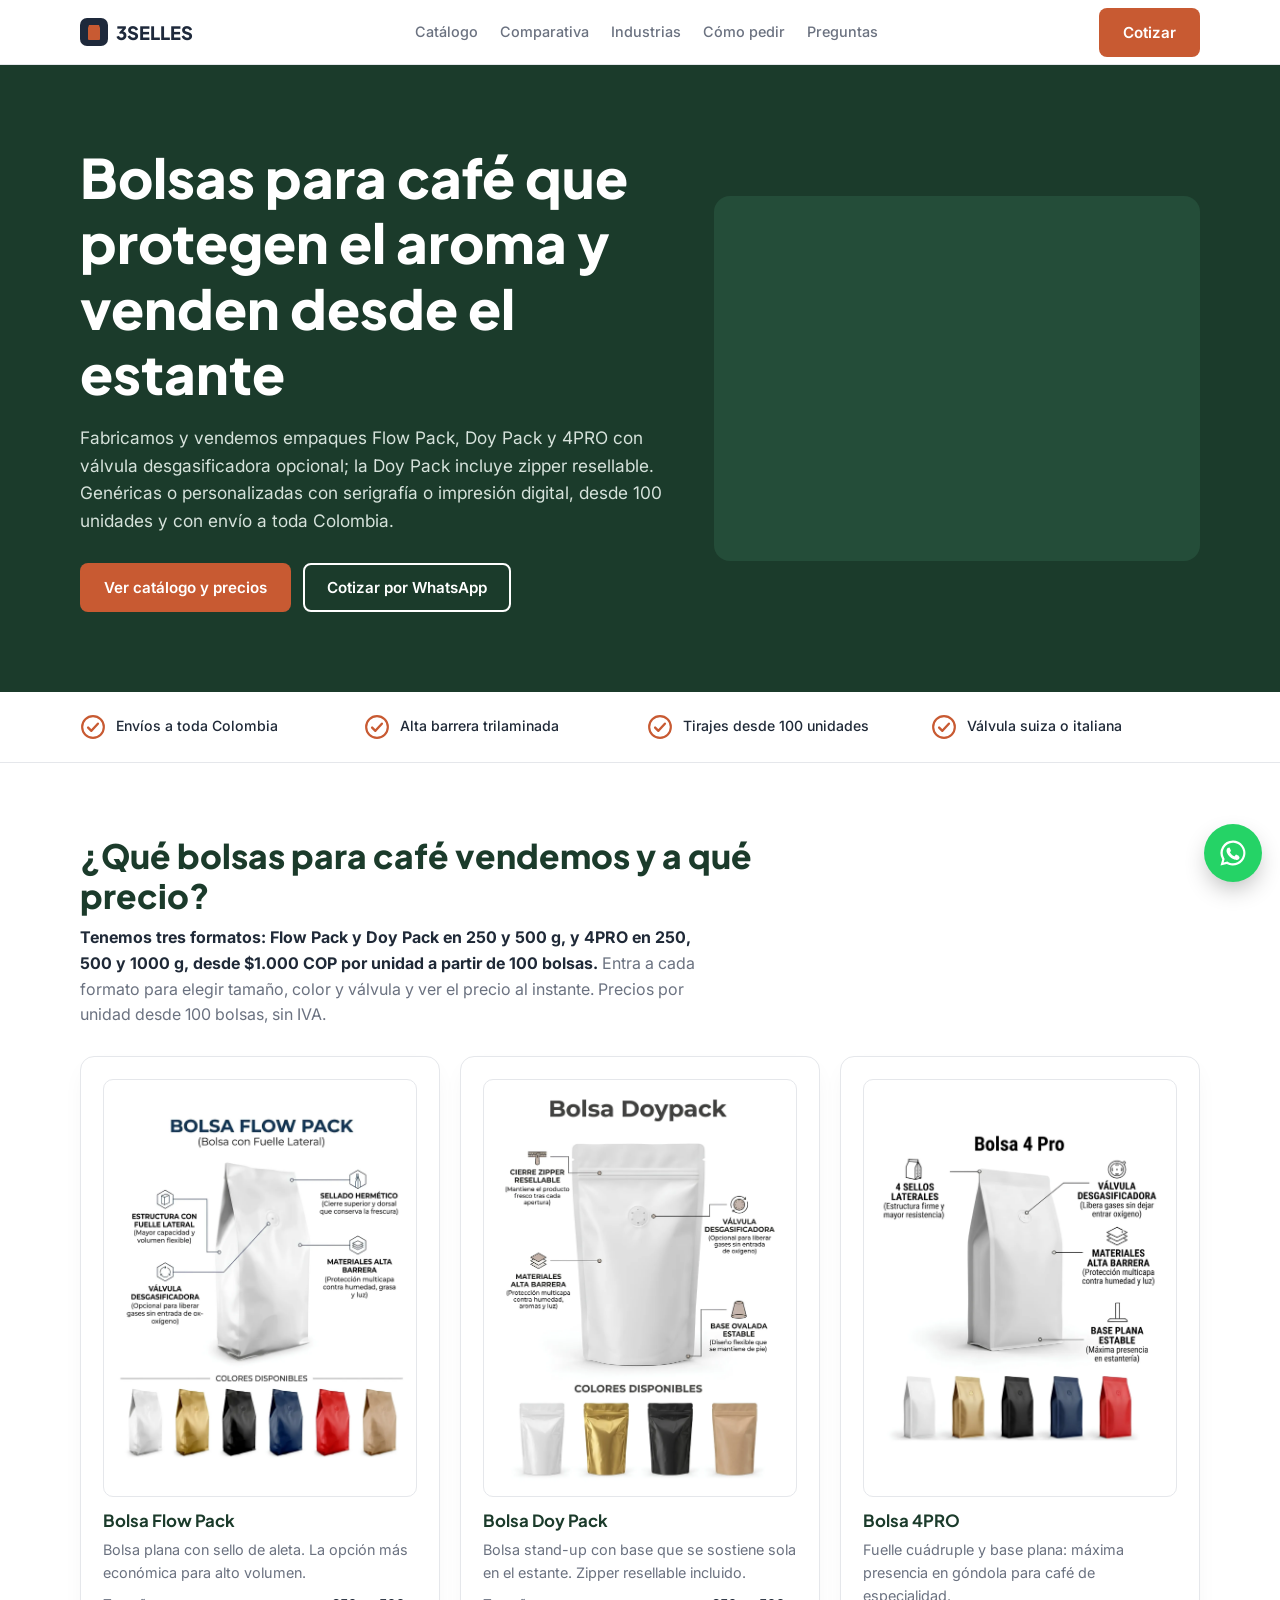
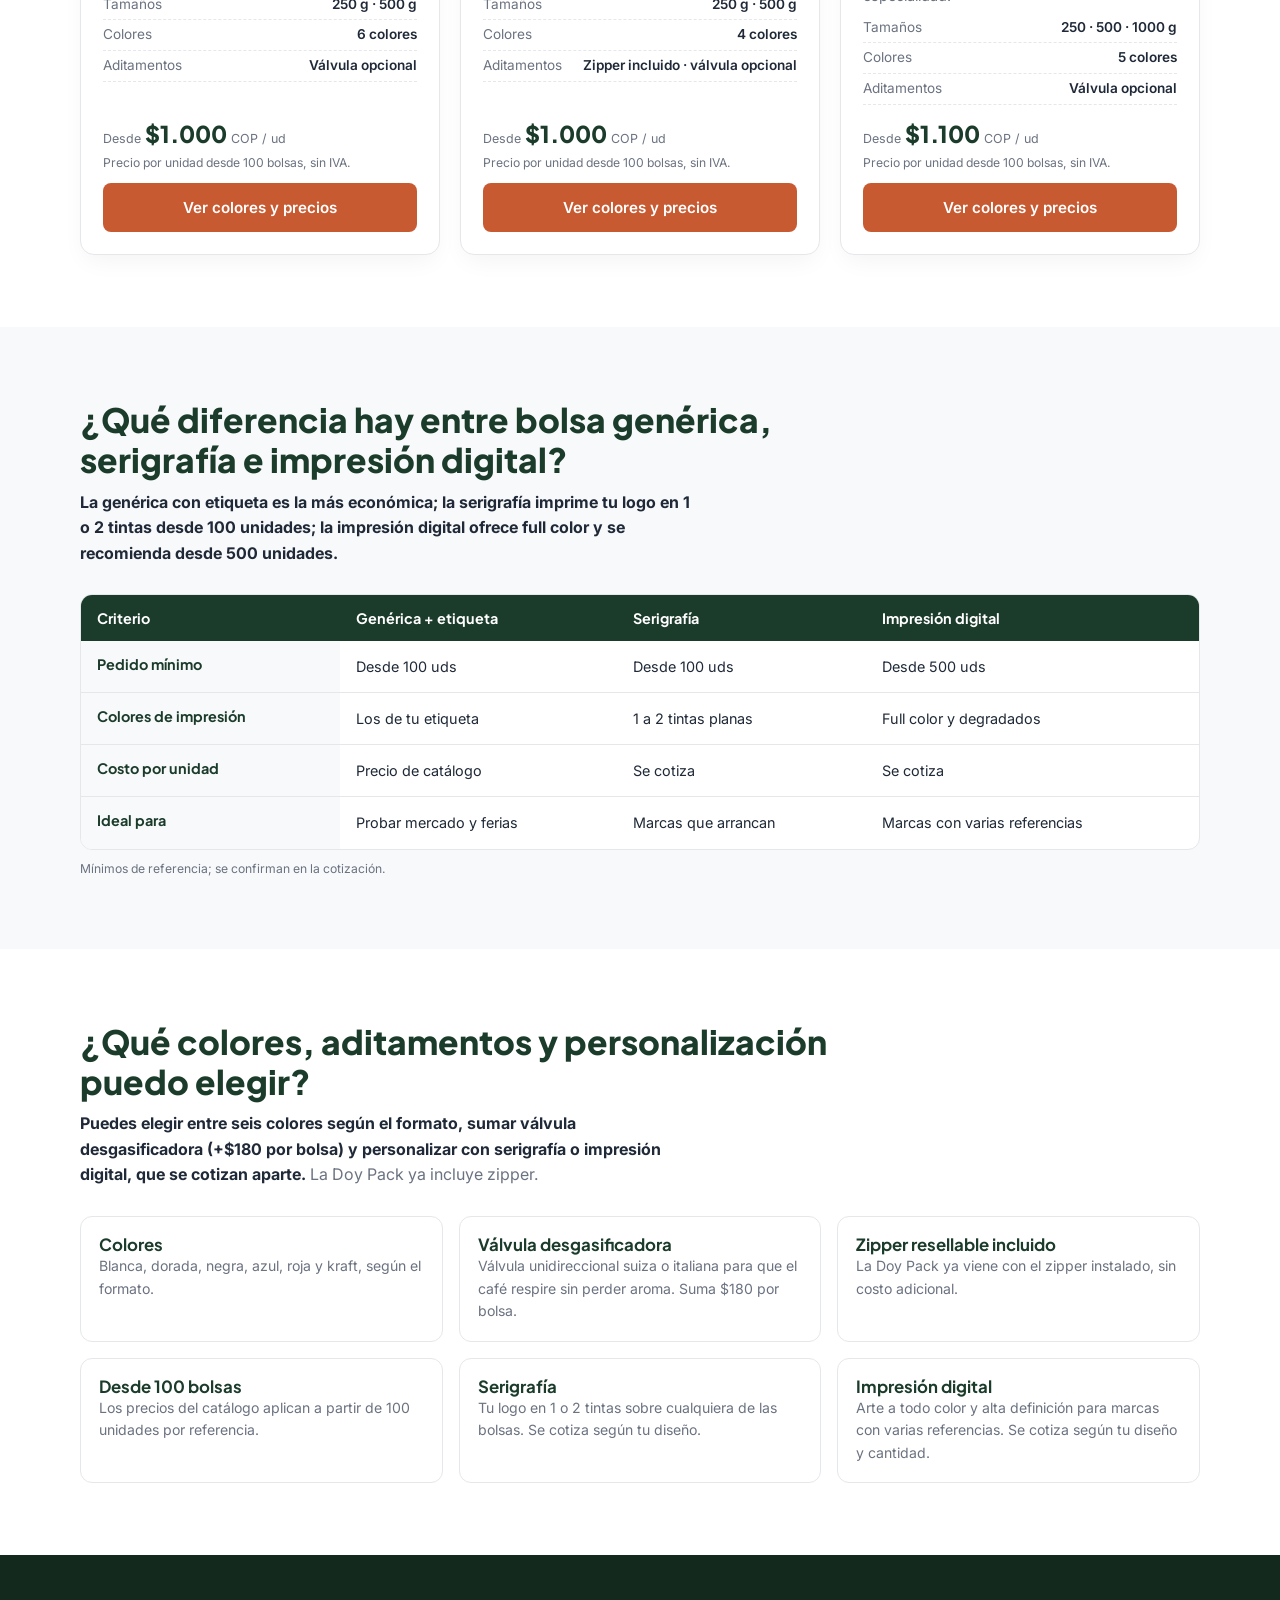
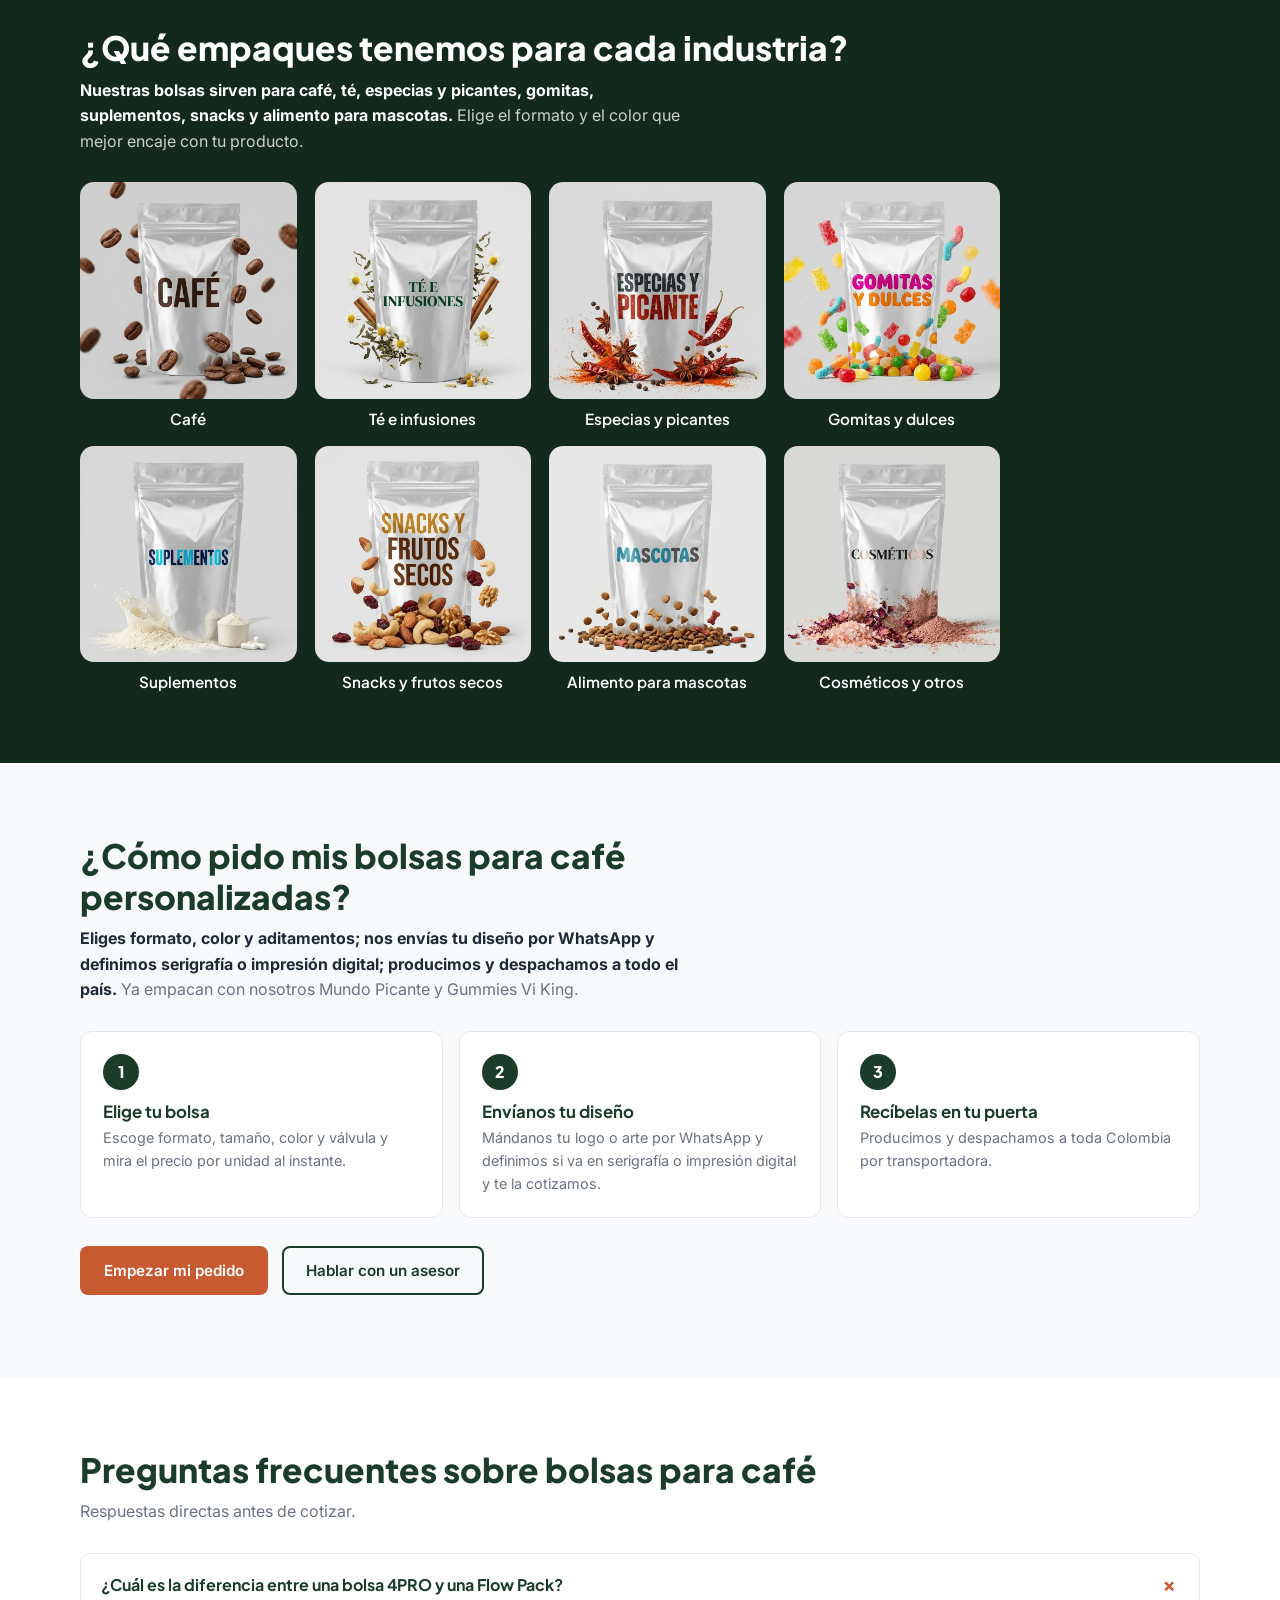
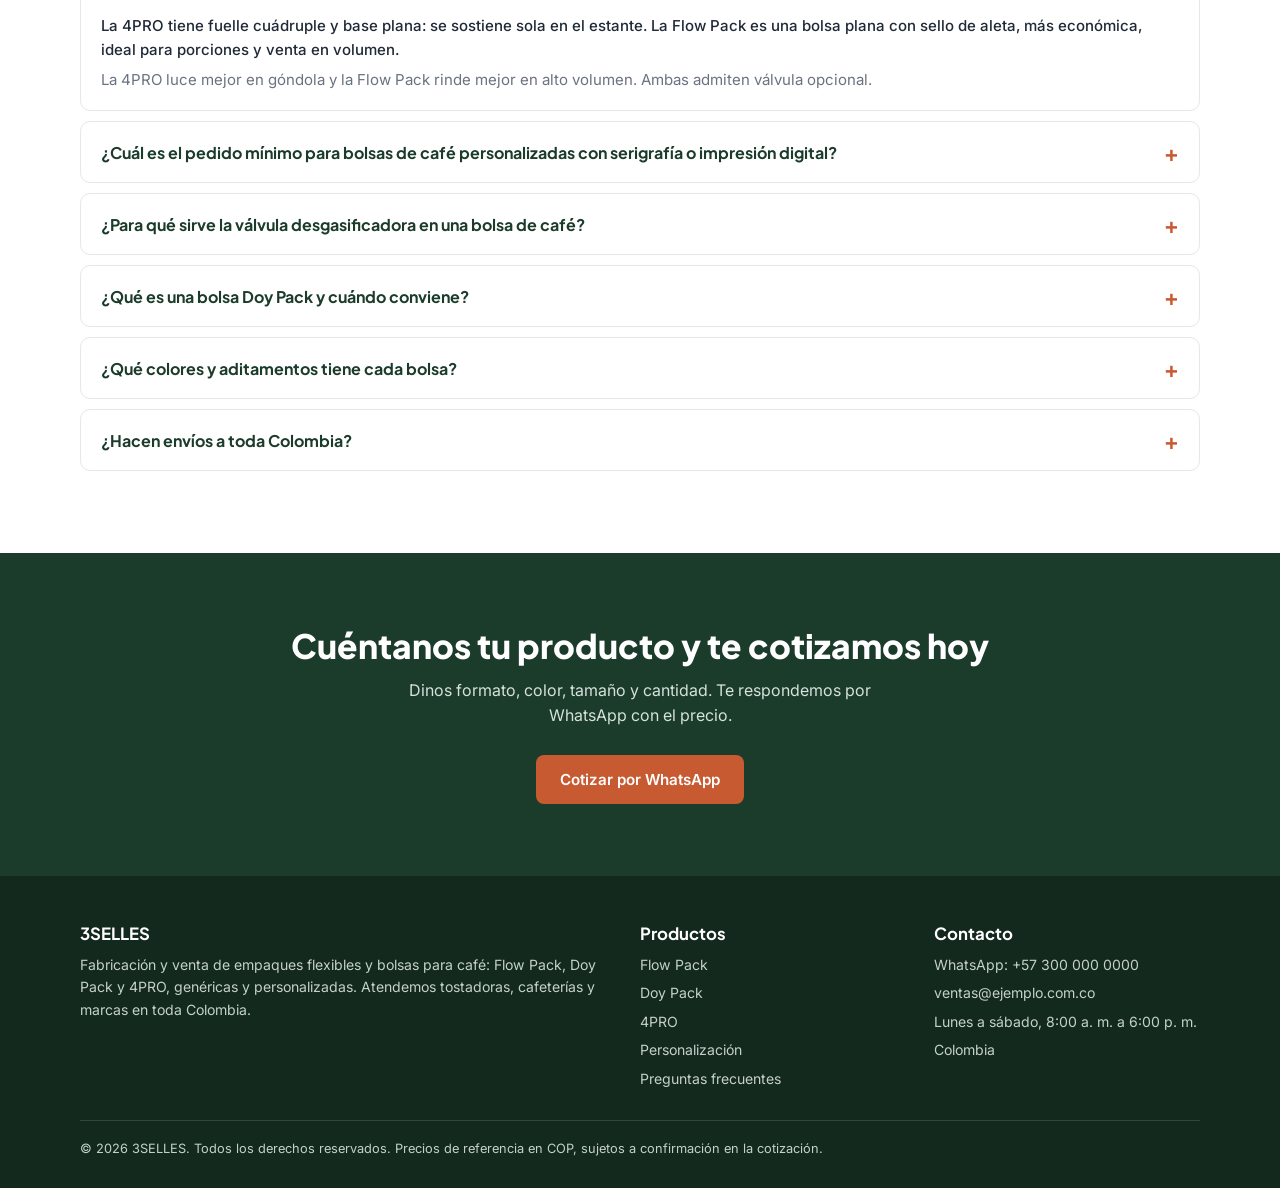
<file: index.html>
<!DOCTYPE html>
<html lang="es-CO">
<head>
<meta charset="UTF-8">
<meta name="viewport" content="width=device-width, initial-scale=1">
<title>Bolsas para café Flow Pack, Doy Pack y 4PRO con válvula y zipper | 3SELLES</title>
<meta name="description" content="Bolsas para café Flow Pack, Doy Pack y 4PRO en 250, 500 y 1000 g, con válvula desgasificadora opcional y zipper incluido en la Doy Pack. Genéricas o personalizadas con serigrafía e impresión digital. Envíos a toda Colombia.">
<meta name="robots" content="index, follow">
<meta property="og:title" content="3SELLES | Empaques flexibles para café en Colombia">
<meta property="og:description" content="Bolsas Flow Pack, Doy Pack y 4PRO desde 100 unidades, genéricas o personalizadas. Cotiza por WhatsApp.">
<meta property="og:type" content="website">
<meta property="og:site_name" content="3SELLES">
<meta property="og:locale" content="es_CO">
<link rel="preconnect" href="https://fonts.googleapis.com">
<link rel="preconnect" href="https://fonts.gstatic.com" crossorigin>
<link href="https://fonts.googleapis.com/css2?family=Inter:wght@400;500;600&family=Plus+Jakarta+Sans:wght@600;700;800&display=swap" rel="stylesheet">
<script type="application/ld+json">
{"@context":"https://schema.org","@graph":[{"@type":"Organization","name":"3SELLES","description":"Fabricación y venta de empaques flexibles y bolsas para café: Flow Pack, Doy Pack y 4PRO, genéricas y personalizadas con serigrafía o impresión digital.","areaServed":{"@type":"Country","name":"Colombia"},"contactPoint":{"@type":"ContactPoint","contactType":"sales","telephone":"+57-300-000-0000","availableLanguage":"Spanish"}},{"@type":"FAQPage","mainEntity":[{"@type":"Question","name":"¿Cuál es la diferencia entre una bolsa 4PRO y una Flow Pack?","acceptedAnswer":{"@type":"Answer","text":"La 4PRO tiene fuelle cuádruple y base plana: se sostiene sola en el estante. La Flow Pack es una bolsa plana con sello de aleta, más económica, ideal para porciones y venta en volumen."}},{"@type":"Question","name":"¿Cuál es el pedido mínimo para bolsas de café personalizadas con serigrafía o impresión digital?","acceptedAnswer":{"@type":"Answer","text":"La serigrafía arranca desde 100 unidades y la impresión digital se recomienda desde 500 unidades. Ambas se cotizan según tu diseño y cantidad."}},{"@type":"Question","name":"¿Para qué sirve la válvula desgasificadora en una bolsa de café?","acceptedAnswer":{"@type":"Answer","text":"Deja salir el CO₂ que libera el café tostado sin permitir la entrada de oxígeno. La bolsa no se infla y el grano conserva aroma y frescura por más tiempo."}},{"@type":"Question","name":"¿Qué es una bolsa Doy Pack y cuándo conviene?","acceptedAnswer":{"@type":"Answer","text":"Es una bolsa stand-up con base inferior que le permite pararse sola. Se ofrece en 250 g y 500 g, con zipper resellable incluido y válvula opcional."}},{"@type":"Question","name":"¿Qué colores y aditamentos tiene cada bolsa?","acceptedAnswer":{"@type":"Answer","text":"Flow Pack: blanca, dorada, negra, azul, roja y kraft. Doy Pack: blanca, dorada, negra y kraft. 4PRO: blanca, dorada, negra, azul y roja. Todas admiten válvula opcional (+$180 por bolsa); la Doy Pack ya incluye zipper resellable."}},{"@type":"Question","name":"¿Hacen envíos a toda Colombia?","acceptedAnswer":{"@type":"Answer","text":"Sí. Despachamos a todo el país por transportadora. Los tiempos dependen del producto y de la cantidad, y te los confirmamos al cotizar."}}]}]}
</script>
<link rel="icon" href="favicon.svg" type="image/svg+xml">
<link rel="icon" href="favicon.ico" sizes="48x48">
<link rel="icon" href="icon-192.png" sizes="192x192" type="image/png">
<link rel="apple-touch-icon" href="apple-touch-icon.png">
<meta name="theme-color" content="#1B3B2B">
<link rel="stylesheet" href="estilos.css">
</head>
<body>
<svg width="0" height="0" style="position:absolute" aria-hidden="true">
<symbol id="bag" viewBox="0 0 60 80"><path d="M8 6h44l3 10v56a4 4 0 0 1-4 4H9a4 4 0 0 1-4-4V16z" fill="currentColor" opacity=".12" stroke="currentColor" stroke-width="2.5" stroke-linejoin="round"/><path d="M5 16h50M12 11h36" stroke="currentColor" stroke-width="2.5"/><circle cx="30" cy="30" r="5" fill="none" stroke="currentColor" stroke-width="2.5"/><path d="M20 50h20M22 58h16" stroke="currentColor" stroke-width="2.5" stroke-linecap="round"/></symbol>
<symbol id="ic" viewBox="0 0 24 24"><circle cx="12" cy="12" r="10" fill="none" stroke="currentColor" stroke-width="2"/><path d="m7.5 12.5 3 3 6-6.5" fill="none" stroke="currentColor" stroke-width="2.2" stroke-linecap="round" stroke-linejoin="round"/></symbol>
</svg>

<header><div class="wrap">
<a class="logo" href="#inicio" aria-label="3SELLES, inicio"><svg viewBox="0 0 28 28" aria-hidden="true"><rect width="28" height="28" rx="7" fill="#1E293B"/><path d="M9 7h10l1 3v11a1 1 0 0 1-1 1H9a1 1 0 0 1-1-1V10z" fill="#C85A32"/></svg>3SELLES</a>
<nav aria-label="Principal"><a href="#catalogo">Catálogo</a><a href="#comparativa">Comparativa</a><a href="#industrias">Industrias</a><a href="#como-pedir">Cómo pedir</a><a href="#faq">Preguntas</a></nav>
<a class="btn btn-a" href="#" data-wa="Hola, quiero cotizar bolsas para café">Cotizar</a>
</div></header>

<main id="inicio">
<section class="hero"><div class="wrap grid">
<div>
<h1>Bolsas para café que protegen el aroma y venden desde el estante</h1>
<p>Fabricamos y vendemos empaques Flow Pack, Doy Pack y 4PRO con válvula desgasificadora opcional; la Doy Pack incluye zipper resellable. Genéricas o personalizadas con serigrafía o impresión digital, desde 100 unidades y con envío a toda Colombia.</p>
<div class="btns"><a class="btn btn-a" href="#catalogo">Ver catálogo y precios</a><a class="btn btn-o" href="#" data-wa="Hola, quiero cotizar bolsas para café">Cotizar por WhatsApp</a></div>
</div>
<div class="hero-img" style="background-image:url('https://images.unsplash.com/photo-1447933601403-0c6688de566e?auto=format&fit=crop&w=900&q=70')" role="img" aria-label="Granos de café tostado"></div>
</div></section>

<div class="trust"><div class="wrap"><ul>
<li><svg aria-hidden="true"><use href="#ic"/></svg>Envíos a toda Colombia</li>
<li><svg aria-hidden="true"><use href="#ic"/></svg>Alta barrera trilaminada</li>
<li><svg aria-hidden="true"><use href="#ic"/></svg>Tirajes desde 100 unidades</li>
<li><svg aria-hidden="true"><use href="#ic"/></svg>Válvula suiza o italiana</li>
</ul></div></div>

<section id="catalogo"><div class="wrap">
<h2>¿Qué bolsas para café vendemos y a qué precio?</h2>
<p class="lead"><strong>Tenemos tres formatos: Flow Pack y Doy Pack en 250 y 500 g, y 4PRO en 250, 500 y 1000 g, desde $1.000 COP por unidad a partir de 100 bolsas.</strong> Entra a cada formato para elegir tamaño, color y válvula y ver el precio al instante. Precios por unidad desde 100 bolsas, sin IVA.</p>
<div class="cards">
<article class="card" itemscope itemtype="https://schema.org/Product">
<a class="thumb" href="flow-pack.html" aria-label="Ver Bolsa Flow Pack"><svg aria-hidden="true" viewBox="0 0 60 80"><use href="#bag"/></svg><img src="imag/Flow-Pack-Ficha.webp" alt="Ficha de la bolsa flow pack: características y colores" loading="lazy" itemprop="image"></a>
<h3><a href="flow-pack.html" itemprop="name">Bolsa Flow Pack</a></h3>
<p itemprop="description">Bolsa plana con sello de aleta. La opción más económica para alto volumen.</p>
<ul><li><span>Tamaños</span><span>250 g · 500 g</span></li><li><span>Colores</span><span>6 colores</span></li><li><span>Aditamentos</span><span>Válvula opcional</span></li></ul>
<div itemprop="offers" itemscope itemtype="https://schema.org/Offer" style="margin-top:auto"><meta itemprop="priceCurrency" content="COP"><meta itemprop="price" content="1000"><link itemprop="availability" href="https://schema.org/InStock"><div class="price"><small>Desde</small> $1.000 <small>COP / ud</small></div><small class="note">Precio por unidad desde 100 bolsas, sin IVA.</small></div>
<a class="btn btn-a" href="flow-pack.html">Ver colores y precios</a>
</article>
<article class="card" itemscope itemtype="https://schema.org/Product">
<a class="thumb" href="doy-pack.html" aria-label="Ver Bolsa Doy Pack"><svg aria-hidden="true" viewBox="0 0 60 80"><use href="#bag"/></svg><img src="imag/Doy-Pack-Ficha.webp" alt="Ficha de la bolsa doy pack: características y colores" loading="lazy" itemprop="image"></a>
<h3><a href="doy-pack.html" itemprop="name">Bolsa Doy Pack</a></h3>
<p itemprop="description">Bolsa stand-up con base que se sostiene sola en el estante. Zipper resellable incluido.</p>
<ul><li><span>Tamaños</span><span>250 g · 500 g</span></li><li><span>Colores</span><span>4 colores</span></li><li><span>Aditamentos</span><span>Zipper incluido · válvula opcional</span></li></ul>
<div itemprop="offers" itemscope itemtype="https://schema.org/Offer" style="margin-top:auto"><meta itemprop="priceCurrency" content="COP"><meta itemprop="price" content="1000"><link itemprop="availability" href="https://schema.org/InStock"><div class="price"><small>Desde</small> $1.000 <small>COP / ud</small></div><small class="note">Precio por unidad desde 100 bolsas, sin IVA.</small></div>
<a class="btn btn-a" href="doy-pack.html">Ver colores y precios</a>
</article>
<article class="card" itemscope itemtype="https://schema.org/Product">
<a class="thumb" href="4pro.html" aria-label="Ver Bolsa 4PRO"><svg aria-hidden="true" viewBox="0 0 60 80"><use href="#bag"/></svg><img src="imag/4PRO-Ficha.webp" alt="Ficha de la bolsa 4pro: características y colores" loading="lazy" itemprop="image"></a>
<h3><a href="4pro.html" itemprop="name">Bolsa 4PRO</a></h3>
<p itemprop="description">Fuelle cuádruple y base plana: máxima presencia en góndola para café de especialidad.</p>
<ul><li><span>Tamaños</span><span>250 · 500 · 1000 g</span></li><li><span>Colores</span><span>5 colores</span></li><li><span>Aditamentos</span><span>Válvula opcional</span></li></ul>
<div itemprop="offers" itemscope itemtype="https://schema.org/Offer" style="margin-top:auto"><meta itemprop="priceCurrency" content="COP"><meta itemprop="price" content="1100"><link itemprop="availability" href="https://schema.org/InStock"><div class="price"><small>Desde</small> $1.100 <small>COP / ud</small></div><small class="note">Precio por unidad desde 100 bolsas, sin IVA.</small></div>
<a class="btn btn-a" href="4pro.html">Ver colores y precios</a>
</article>
</div>
</div></section>

<section class="alt" id="comparativa"><div class="wrap">
<h2>¿Qué diferencia hay entre bolsa genérica, serigrafía e impresión digital?</h2>
<p class="lead"><strong>La genérica con etiqueta es la más económica; la serigrafía imprime tu logo en 1 o 2 tintas desde 100 unidades; la impresión digital ofrece full color y se recomienda desde 500 unidades.</strong></p>
<div class="tw"><table>
<thead><tr><th scope="col">Criterio</th><th scope="col">Genérica + etiqueta</th><th scope="col">Serigrafía</th><th scope="col">Impresión digital</th></tr></thead>
<tbody>
<tr><th scope="row">Pedido mínimo</th><td>Desde 100 uds</td><td>Desde 100 uds</td><td>Desde 500 uds</td></tr>
<tr><th scope="row">Colores de impresión</th><td>Los de tu etiqueta</td><td>1 a 2 tintas planas</td><td>Full color y degradados</td></tr>
<tr><th scope="row">Costo por unidad</th><td>Precio de catálogo</td><td>Se cotiza</td><td>Se cotiza</td></tr>
<tr><th scope="row">Ideal para</th><td>Probar mercado y ferias</td><td>Marcas que arrancan</td><td>Marcas con varias referencias</td></tr>
</tbody></table></div>
<p class="note" style="margin-top:10px">Mínimos de referencia; se confirman en la cotización.</p>
</div></section>

<section id="personalizacion"><div class="wrap">
<h2>¿Qué colores, aditamentos y personalización puedo elegir?</h2>
<p class="lead"><strong>Puedes elegir entre seis colores según el formato, sumar válvula desgasificadora (+$180 por bolsa) y personalizar con serigrafía o impresión digital, que se cotizan aparte.</strong> La Doy Pack ya incluye zipper.</p>
<div class="opts">
<div class="opt"><h3>Colores</h3><p>Blanca, dorada, negra, azul, roja y kraft, según el formato.</p></div>
<div class="opt"><h3>Válvula desgasificadora</h3><p>Válvula unidireccional suiza o italiana para que el café respire sin perder aroma. Suma $180 por bolsa.</p></div>
<div class="opt"><h3>Zipper resellable incluido</h3><p>La Doy Pack ya viene con el zipper instalado, sin costo adicional.</p></div>
<div class="opt"><h3>Desde 100 bolsas</h3><p>Los precios del catálogo aplican a partir de 100 unidades por referencia.</p></div>
<div class="opt"><h3>Serigrafía</h3><p>Tu logo en 1 o 2 tintas sobre cualquiera de las bolsas. Se cotiza según tu diseño.</p></div>
<div class="opt"><h3>Impresión digital</h3><p>Arte a todo color y alta definición para marcas con varias referencias. Se cotiza según tu diseño y cantidad.</p></div>
</div></div></section>

<section class="dk" id="industrias"><div class="wrap">
<h2>¿Qué empaques tenemos para cada industria?</h2>
<p class="lead"><strong>Nuestras bolsas sirven para café, té, especias y picantes, gomitas, suplementos, snacks y alimento para mascotas.</strong> Elige el formato y el color que mejor encaje con tu producto.</p>
<div class="ind">
<figure><div class="box has"><img src="imag/Industria-Cafe.webp" alt="Bolsa plateada para café con granos tostados cayendo" width="400" height="400" loading="lazy"></div><figcaption>Café</figcaption></figure>
<figure><div class="box has"><img src="imag/Industria-Te-Infusiones.webp" alt="Bolsa plateada para té e infusiones con manzanilla y canela" width="400" height="400" loading="lazy"></div><figcaption>Té e infusiones</figcaption></figure>
<figure><div class="box has"><img src="imag/Industria-Especias-Picantes.webp" alt="Bolsa plateada para especias con chiles secos y anís estrellado" width="400" height="400" loading="lazy"></div><figcaption>Especias y picantes</figcaption></figure>
<figure><div class="box has"><img src="imag/Industria-Gomitas-Dulces.webp" alt="Bolsa plateada para gomitas y dulces de colores" width="400" height="400" loading="lazy"></div><figcaption>Gomitas y dulces</figcaption></figure>
<figure><div class="box has"><img src="imag/Industria-Suplementos.webp" alt="Bolsa plateada para suplementos con proteína en polvo y cápsulas" width="400" height="400" loading="lazy"></div><figcaption>Suplementos</figcaption></figure>
<figure><div class="box has"><img src="imag/Industria-Snacks-Frutos-Secos.webp" alt="Bolsa plateada para snacks con almendras, nueces y arándanos" width="400" height="400" loading="lazy"></div><figcaption>Snacks y frutos secos</figcaption></figure>
<figure><div class="box has"><img src="imag/Industria-Mascotas.webp" alt="Bolsa plateada para alimento de mascotas con croquetas y snacks" width="400" height="400" loading="lazy"></div><figcaption>Alimento para mascotas</figcaption></figure>
<figure><div class="box has"><img src="imag/Industria-Cosmeticos.webp" alt="Bolsa plateada para cosméticos con sales rosadas, pétalos y polvo" width="400" height="400" loading="lazy"></div><figcaption>Cosméticos y otros</figcaption></figure>
</div>
</div></section>

<section class="alt" id="como-pedir"><div class="wrap">
<h2>¿Cómo pido mis bolsas para café personalizadas?</h2>
<p class="lead"><strong>Eliges formato, color y aditamentos; nos envías tu diseño por WhatsApp y definimos serigrafía o impresión digital; producimos y despachamos a todo el país.</strong> Ya empacan con nosotros Mundo Picante y Gummies Vi King.</p>
<ol class="steps">
<li><h3>Elige tu bolsa</h3><p>Escoge formato, tamaño, color y válvula y mira el precio por unidad al instante.</p></li>
<li><h3>Envíanos tu diseño</h3><p>Mándanos tu logo o arte por WhatsApp y definimos si va en serigrafía o impresión digital y te la cotizamos.</p></li>
<li><h3>Recíbelas en tu puerta</h3><p>Producimos y despachamos a toda Colombia por transportadora.</p></li>
</ol>
<a class="btn btn-a" href="#" data-wa="Hola, quiero empezar un pedido de bolsas personalizadas">Empezar mi pedido</a>
<a class="btn btn-o" href="#" data-wa="Hola, quiero hablar con un asesor de empaques">Hablar con un asesor</a>
</div></section>

<section class="faq" id="faq"><div class="wrap">
<h2>Preguntas frecuentes sobre bolsas para café</h2>
<p class="lead">Respuestas directas antes de cotizar.</p>
<details open><summary>¿Cuál es la diferencia entre una bolsa 4PRO y una Flow Pack?</summary><div class="ans"><p>La 4PRO tiene fuelle cuádruple y base plana: se sostiene sola en el estante. La Flow Pack es una bolsa plana con sello de aleta, más económica, ideal para porciones y venta en volumen.</p><p>La 4PRO luce mejor en góndola y la Flow Pack rinde mejor en alto volumen. Ambas admiten válvula opcional.</p></div></details>
<details><summary>¿Cuál es el pedido mínimo para bolsas de café personalizadas con serigrafía o impresión digital?</summary><div class="ans"><p>La serigrafía arranca desde 100 unidades y la impresión digital se recomienda desde 500 unidades. Ambas se cotizan según tu diseño y cantidad.</p><p>Si tu volumen es menor, empieza con una bolsa genérica y etiqueta adhesiva mientras validas tu producto.</p></div></details>
<details><summary>¿Para qué sirve la válvula desgasificadora en una bolsa de café?</summary><div class="ans"><p>Deja salir el CO₂ que libera el café tostado sin permitir la entrada de oxígeno. La bolsa no se infla y el grano conserva aroma y frescura por más tiempo.</p><p>Es clave para café en grano o molido empacado pocos días después del tueste.</p></div></details>
<details><summary>¿Qué es una bolsa Doy Pack y cuándo conviene?</summary><div class="ans"><p>Es una bolsa stand-up con base inferior que le permite pararse sola. Se ofrece en 250 g y 500 g, con zipper resellable incluido y válvula opcional.</p><p>Conviene si buscas una presentación práctica y resellable, con el zipper ya instalado.</p></div></details>
<details><summary>¿Qué colores y aditamentos tiene cada bolsa?</summary><div class="ans"><p>Flow Pack: blanca, dorada, negra, azul, roja y kraft. Doy Pack: blanca, dorada, negra y kraft. 4PRO: blanca, dorada, negra, azul y roja. Todas admiten válvula opcional (+$180 por bolsa); la Doy Pack ya incluye zipper resellable.</p><p>Todas se pueden personalizar con serigrafía o impresión digital.</p></div></details>
<details><summary>¿Hacen envíos a toda Colombia?</summary><div class="ans"><p>Sí. Despachamos a todo el país por transportadora. Los tiempos dependen del producto y de la cantidad, y te los confirmamos al cotizar.</p><p>Te compartimos la guía de seguimiento por WhatsApp.</p></div></details>
</div></section>

<section class="cta"><div class="wrap">
<h2>Cuéntanos tu producto y te cotizamos hoy</h2>
<p>Dinos formato, color, tamaño y cantidad. Te respondemos por WhatsApp con el precio.</p>
<a class="btn btn-a" href="#" data-wa="Hola, quiero cotizar bolsas para café">Cotizar por WhatsApp</a>
</div></section>
</main>

<footer><div class="wrap">
<div class="grid">
<div><h3>3SELLES</h3><p>Fabricación y venta de empaques flexibles y bolsas para café: Flow Pack, Doy Pack y 4PRO, genéricas y personalizadas. Atendemos tostadoras, cafeterías y marcas en toda Colombia.</p></div>
<div><h3>Productos</h3><ul><li><a href="#catalogo">Flow Pack</a></li><li><a href="#catalogo">Doy Pack</a></li><li><a href="#catalogo">4PRO</a></li><li><a href="#personalizacion">Personalización</a></li><li><a href="#faq">Preguntas frecuentes</a></li></ul></div>
<div><h3>Contacto</h3><ul><li><a href="#" data-wa="Hola, quiero información">WhatsApp: +57 300 000 0000</a></li><li><a href="mailto:ventas@ejemplo.com.co">ventas@ejemplo.com.co</a></li><li>Lunes a sábado, 8:00 a. m. a 6:00 p. m.</li><li>Colombia</li></ul></div>
</div>
<p class="copy">© 2026 3SELLES. Todos los derechos reservados. Precios de referencia en COP, sujetos a confirmación en la cotización.</p>
</div></footer>

<a class="wa-float" href="#" data-wa="Hola, quiero cotizar bolsas para café" aria-label="Escríbenos por WhatsApp"><svg viewBox="0 0 24 24" aria-hidden="true"><path fill="currentColor" d="M12 2a10 10 0 0 0-8.6 15.1L2 22l5-1.3A10 10 0 1 0 12 2zm0 18.2c-1.5 0-3-.4-4.2-1.2l-.3-.2-3 .8.8-2.9-.2-.3A8.2 8.2 0 1 1 12 20.2zm4.5-6.1c-.2-.1-1.5-.7-1.7-.8-.2-.1-.4-.1-.6.1l-.8 1c-.1.2-.3.2-.5.1a6.700 6.700 0 0 1-3.300-2.900c-.2-.4.200-.4.700-1.300.1-.1 0-.3 0-.4l-.8-1.800c-.2-.5-.4-.4-.6-.4h-.5c-.2 0-.4.100-.7.300-.2.300-.9.900-.9 2.200s.9 2.500 1 2.700c.1.200 1.800 2.800 4.400 3.900 1.600.7 2.300.8 3.100.7.500-.1 1.500-.6 1.700-1.200.2-.6.200-1.100.2-1.200-.1-.2-.3-.3-.5-.4z"/></svg></a>

<script src="app.js" defer></script>
</body>
</html>
</file>
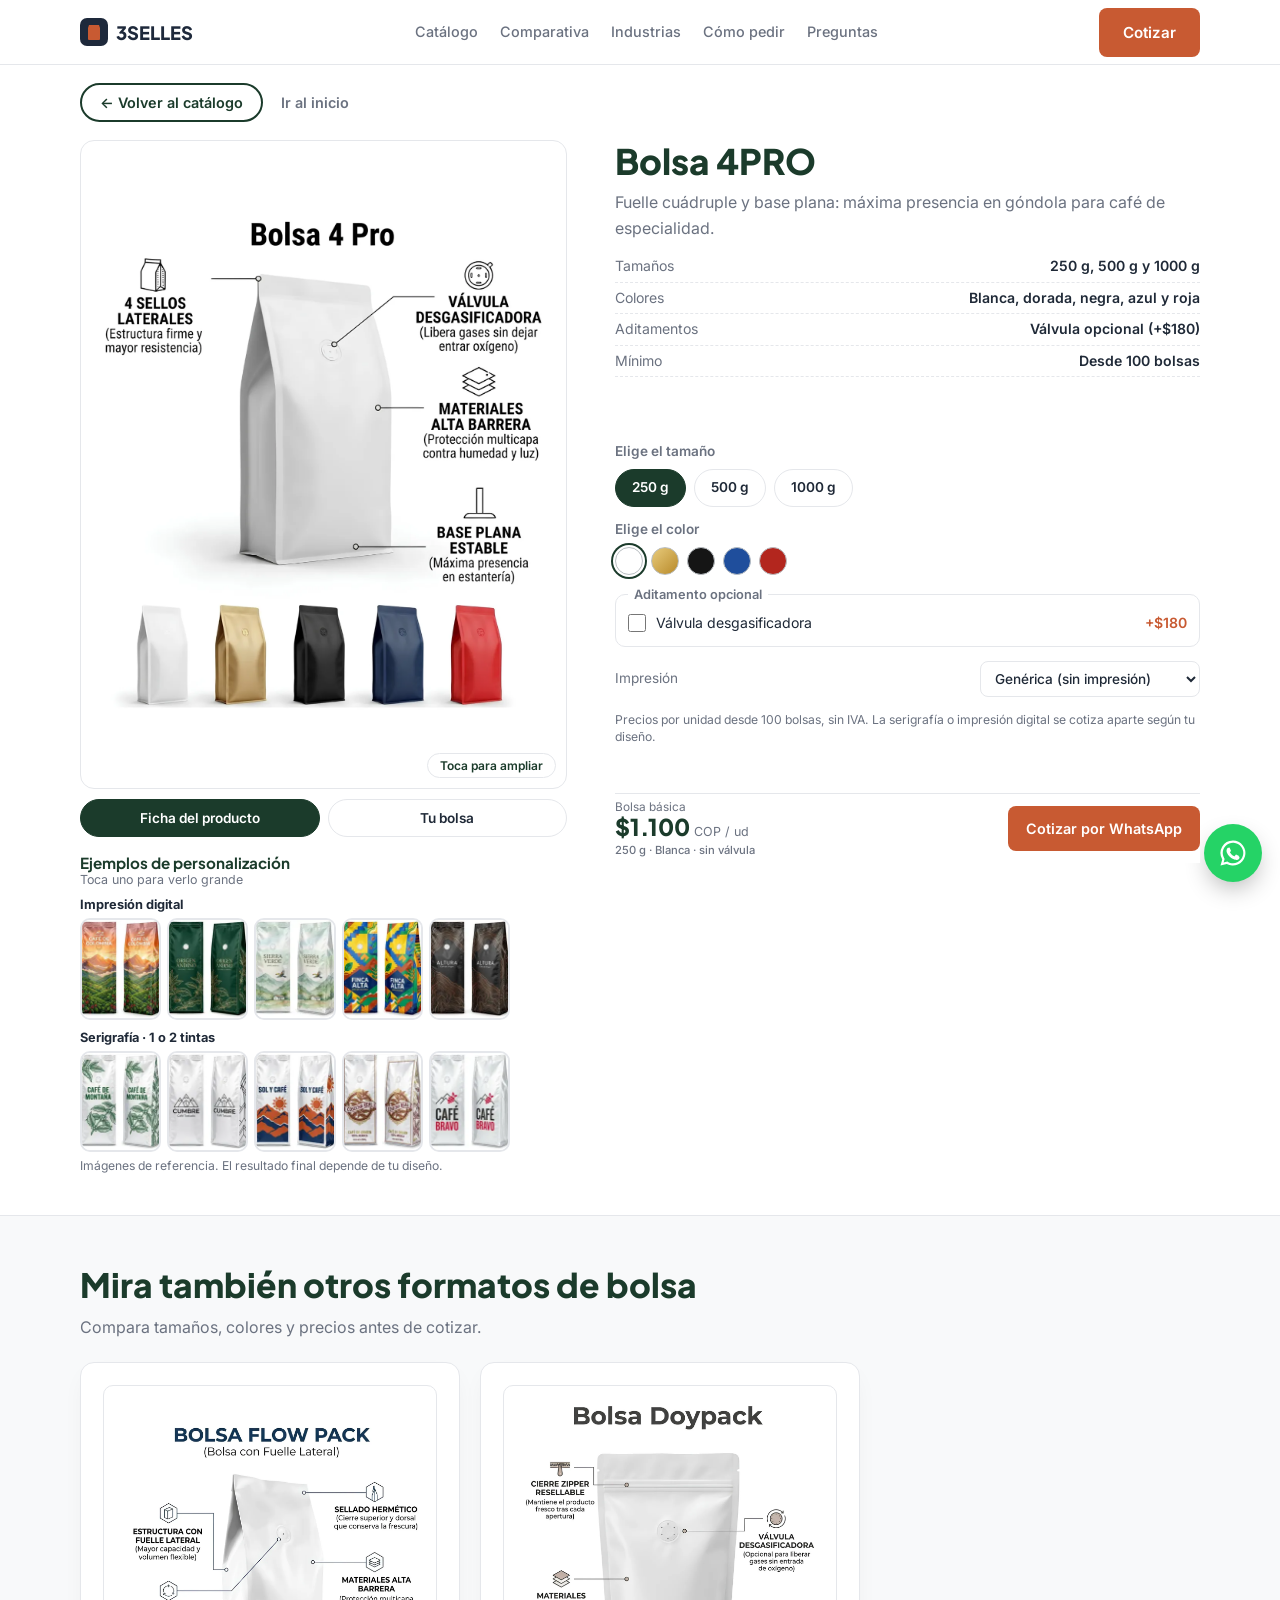
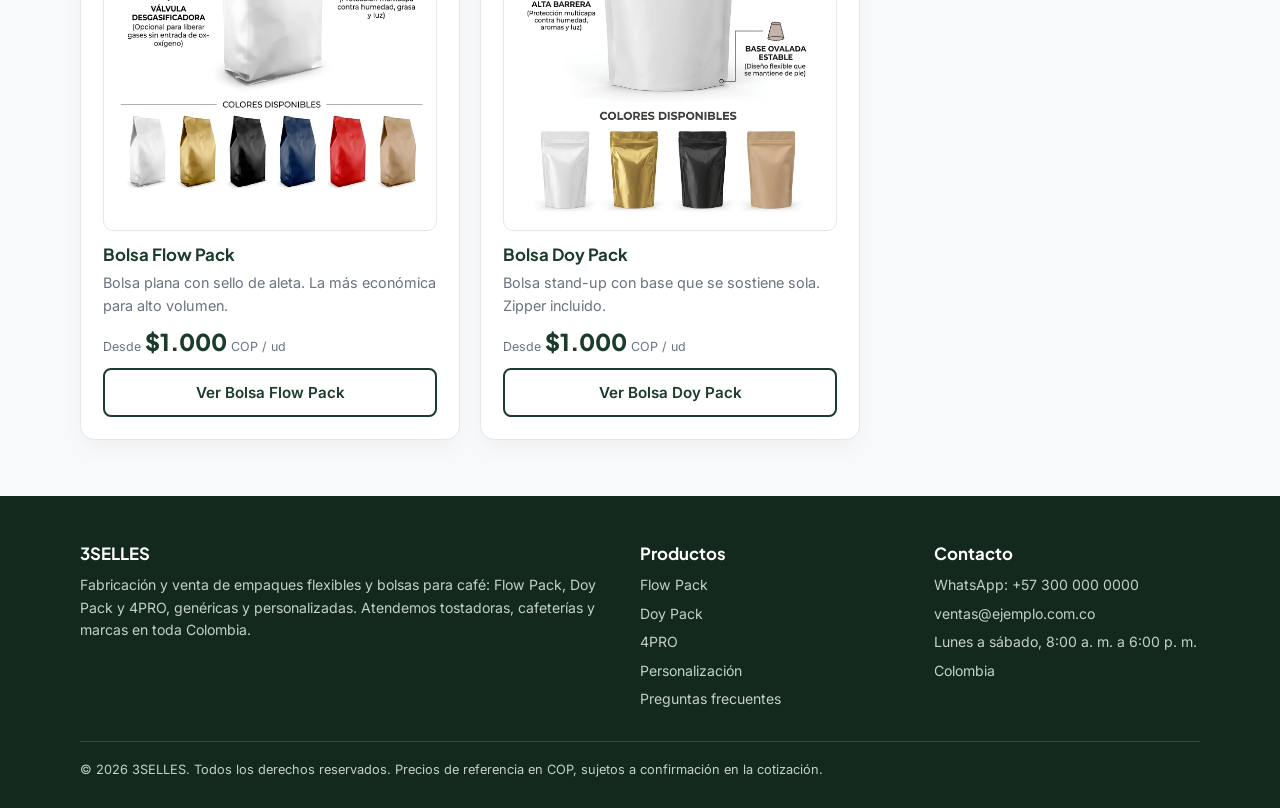
<file: 4pro.html>
<!DOCTYPE html>
<html lang="es-CO">
<head>
<meta charset="UTF-8">
<meta name="viewport" content="width=device-width, initial-scale=1">
<title>Bolsa 4PRO para café en 250 y 500 g: colores y precios | 3SELLES</title>
<meta name="description" content="Bolsa 4PRO para café. Elige tamaño, color y válvula desgasificadora y mira el precio por unidad desde 100 bolsas. Serigrafía e impresión digital bajo cotización. Envíos a toda Colombia.">
<meta name="robots" content="index, follow">
<meta property="og:title" content="Bolsa 4PRO | 3SELLES">
<meta property="og:description" content="Precios desde $1.100 COP por unidad desde 100 bolsas. Cotiza por WhatsApp.">
<meta property="og:type" content="website">
<meta property="og:site_name" content="3SELLES">
<meta property="og:locale" content="es_CO">
<link rel="preconnect" href="https://fonts.googleapis.com">
<link rel="preconnect" href="https://fonts.gstatic.com" crossorigin>
<link href="https://fonts.googleapis.com/css2?family=Inter:wght@400;500;600&family=Plus+Jakarta+Sans:wght@600;700;800&display=swap" rel="stylesheet">
<link rel="icon" href="favicon.svg" type="image/svg+xml">
<link rel="icon" href="favicon.ico" sizes="48x48">
<link rel="icon" href="icon-192.png" sizes="192x192" type="image/png">
<link rel="apple-touch-icon" href="apple-touch-icon.png">
<meta name="theme-color" content="#1B3B2B">
<link rel="stylesheet" href="estilos.css">
</head>
<body class="pp">
<svg width="0" height="0" style="position:absolute" aria-hidden="true">
<symbol id="bag" viewBox="0 0 60 80"><path d="M8 6h44l3 10v56a4 4 0 0 1-4 4H9a4 4 0 0 1-4-4V16z" fill="currentColor" opacity=".12" stroke="currentColor" stroke-width="2.5" stroke-linejoin="round"/><path d="M5 16h50M12 11h36" stroke="currentColor" stroke-width="2.5"/><circle cx="30" cy="30" r="5" fill="none" stroke="currentColor" stroke-width="2.5"/><path d="M20 50h20M22 58h16" stroke="currentColor" stroke-width="2.5" stroke-linecap="round"/></symbol>
<symbol id="ic" viewBox="0 0 24 24"><circle cx="12" cy="12" r="10" fill="none" stroke="currentColor" stroke-width="2"/><path d="m7.5 12.5 3 3 6-6.5" fill="none" stroke="currentColor" stroke-width="2.2" stroke-linecap="round" stroke-linejoin="round"/></symbol>
</svg>
<header><div class="wrap">
<a class="logo" href="index.html#inicio" aria-label="3SELLES, inicio"><svg viewBox="0 0 28 28" aria-hidden="true"><rect width="28" height="28" rx="7" fill="#1E293B"/><path d="M9 7h10l1 3v11a1 1 0 0 1-1 1H9a1 1 0 0 1-1-1V10z" fill="#C85A32"/></svg>3SELLES</a>
<nav aria-label="Principal"><a href="index.html#catalogo">Catálogo</a><a href="index.html#comparativa">Comparativa</a><a href="index.html#industrias">Industrias</a><a href="index.html#como-pedir">Cómo pedir</a><a href="index.html#faq">Preguntas</a></nav>
<a class="btn btn-a" href="#" data-wa="Hola, quiero cotizar bolsas para café">Cotizar</a>
</div></header>
<main data-prod="4pro">
<div class="wrap">
<nav class="crumb" aria-label="Navegación"><a class="back" href="index.html#catalogo">← Volver al catálogo</a><a class="home" href="index.html">Ir al inicio</a></nav>
<article class="pdp" itemscope itemtype="https://schema.org/Product">
<div class="head">
<h1 itemprop="name">Bolsa 4PRO</h1>
<p class="lead" itemprop="description">Fuelle cuádruple y base plana: máxima presencia en góndola para café de especialidad.</p>
<ul class="facts"><li><span>Tamaños</span><span>250 g, 500 g y 1000 g</span></li><li><span>Colores</span><span>Blanca, dorada, negra, azul y roja</span></li><li><span>Aditamentos</span><span>Válvula opcional (+$180)</span></li><li><span>Mínimo</span><span>Desde 100 bolsas</span></li></ul>
</div>
<div class="gal">
<button class="zoom" type="button" aria-label="Ampliar imagen de la bolsa">
<div class="thumb"><svg aria-hidden="true" viewBox="0 0 60 80"><use href="#bag"/></svg><img alt="Bolsa 4PRO" hidden itemprop="image"></div>
<span class="hint" hidden>Toca para ampliar</span>
</button>
</div>
<div class="cfgw">
<div class="cfg"></div>
<small class="note">Precios por unidad desde 100 bolsas, sin IVA. La serigrafía o impresión digital se cotiza aparte según tu diseño.</small>
</div>
<div class="buy" itemprop="offers" itemscope itemtype="https://schema.org/Offer"><meta itemprop="priceCurrency" content="COP"><meta itemprop="price" content="1100"><link itemprop="availability" href="https://schema.org/InStock"><meta itemprop="color" content="Blanca"><meta itemprop="size" content="250 g">
<div class="price"><small class="pl2">Bolsa básica</small> <span class="pr1"><span class="pv">$1.100</span> <small>COP / ud</small></span><span class="stx"></span></div>
<a class="btn btn-a" href="#" data-wa>Cotizar por WhatsApp</a></div>
</article>
</div>
<section class="more">
<div class="wrap">
<h2>Mira también otros formatos de bolsa</h2>
<p class="lead">Compara tamaños, colores y precios antes de cotizar.</p>
<div class="cards two">
<article class="card">
<a class="thumb" href="flow-pack.html" aria-label="Ver Bolsa Flow Pack"><svg aria-hidden="true" viewBox="0 0 60 80"><use href="#bag"/></svg><img src="imag/Flow-Pack-Ficha.webp" alt="Ficha de la bolsa flow pack: características y colores" loading="lazy"></a>
<h3><a href="flow-pack.html">Bolsa Flow Pack</a></h3>
<p>Bolsa plana con sello de aleta. La más económica para alto volumen.</p>
<div class="price"><small>Desde</small> $1.000 <small>COP / ud</small></div>
<a class="btn btn-o" href="flow-pack.html">Ver Bolsa Flow Pack</a>
</article>
<article class="card">
<a class="thumb" href="doy-pack.html" aria-label="Ver Bolsa Doy Pack"><svg aria-hidden="true" viewBox="0 0 60 80"><use href="#bag"/></svg><img src="imag/Doy-Pack-Ficha.webp" alt="Ficha de la bolsa doy pack: características y colores" loading="lazy"></a>
<h3><a href="doy-pack.html">Bolsa Doy Pack</a></h3>
<p>Bolsa stand-up con base que se sostiene sola. Zipper incluido.</p>
<div class="price"><small>Desde</small> $1.000 <small>COP / ud</small></div>
<a class="btn btn-o" href="doy-pack.html">Ver Bolsa Doy Pack</a>
</article>
</div>
</div>
</section>
</main>
<footer><div class="wrap">
<div class="grid">
<div><h3>3SELLES</h3><p>Fabricación y venta de empaques flexibles y bolsas para café: Flow Pack, Doy Pack y 4PRO, genéricas y personalizadas. Atendemos tostadoras, cafeterías y marcas en toda Colombia.</p></div>
<div><h3>Productos</h3><ul><li><a href="index.html#catalogo">Flow Pack</a></li><li><a href="index.html#catalogo">Doy Pack</a></li><li><a href="index.html#catalogo">4PRO</a></li><li><a href="index.html#personalizacion">Personalización</a></li><li><a href="index.html#faq">Preguntas frecuentes</a></li></ul></div>
<div><h3>Contacto</h3><ul><li><a href="#" data-wa="Hola, quiero información">WhatsApp: +57 300 000 0000</a></li><li><a href="mailto:ventas@ejemplo.com.co">ventas@ejemplo.com.co</a></li><li>Lunes a sábado, 8:00 a. m. a 6:00 p. m.</li><li>Colombia</li></ul></div>
</div>
<p class="copy">© 2026 3SELLES. Todos los derechos reservados. Precios de referencia en COP, sujetos a confirmación en la cotización.</p>
</div></footer>
<a class="wa-float" href="#" data-wa="Hola, quiero cotizar bolsas para café" aria-label="Escríbenos por WhatsApp"><svg viewBox="0 0 24 24" aria-hidden="true"><path fill="currentColor" d="M12 2a10 10 0 0 0-8.6 15.1L2 22l5-1.3A10 10 0 1 0 12 2zm0 18.2c-1.5 0-3-.4-4.2-1.2l-.3-.2-3 .8.8-2.9-.2-.3A8.2 8.2 0 1 1 12 20.2zm4.5-6.1c-.2-.1-1.5-.7-1.7-.8-.2-.1-.4-.1-.6.1l-.8 1c-.1.2-.3.2-.5.1a6.700 6.700 0 0 1-3.300-2.900c-.2-.4.200-.4.700-1.300.1-.1 0-.3 0-.4l-.8-1.800c-.2-.5-.4-.4-.6-.4h-.5c-.2 0-.4.100-.7.300-.2.300-.9.900-.9 2.200s.9 2.500 1 2.700c.1.200 1.800 2.800 4.400 3.900 1.600.7 2.300.8 3.100.7.500-.1 1.500-.6 1.700-1.200.2-.6.200-1.100.2-1.200-.1-.2-.3-.3-.5-.4z"/></svg></a>
<dialog id="zm" aria-label="Imagen ampliada"><button class="x" type="button" aria-label="Cerrar">×</button><img alt=""></dialog>
<script src="app.js" defer></script>
</body>
</html>
</file>
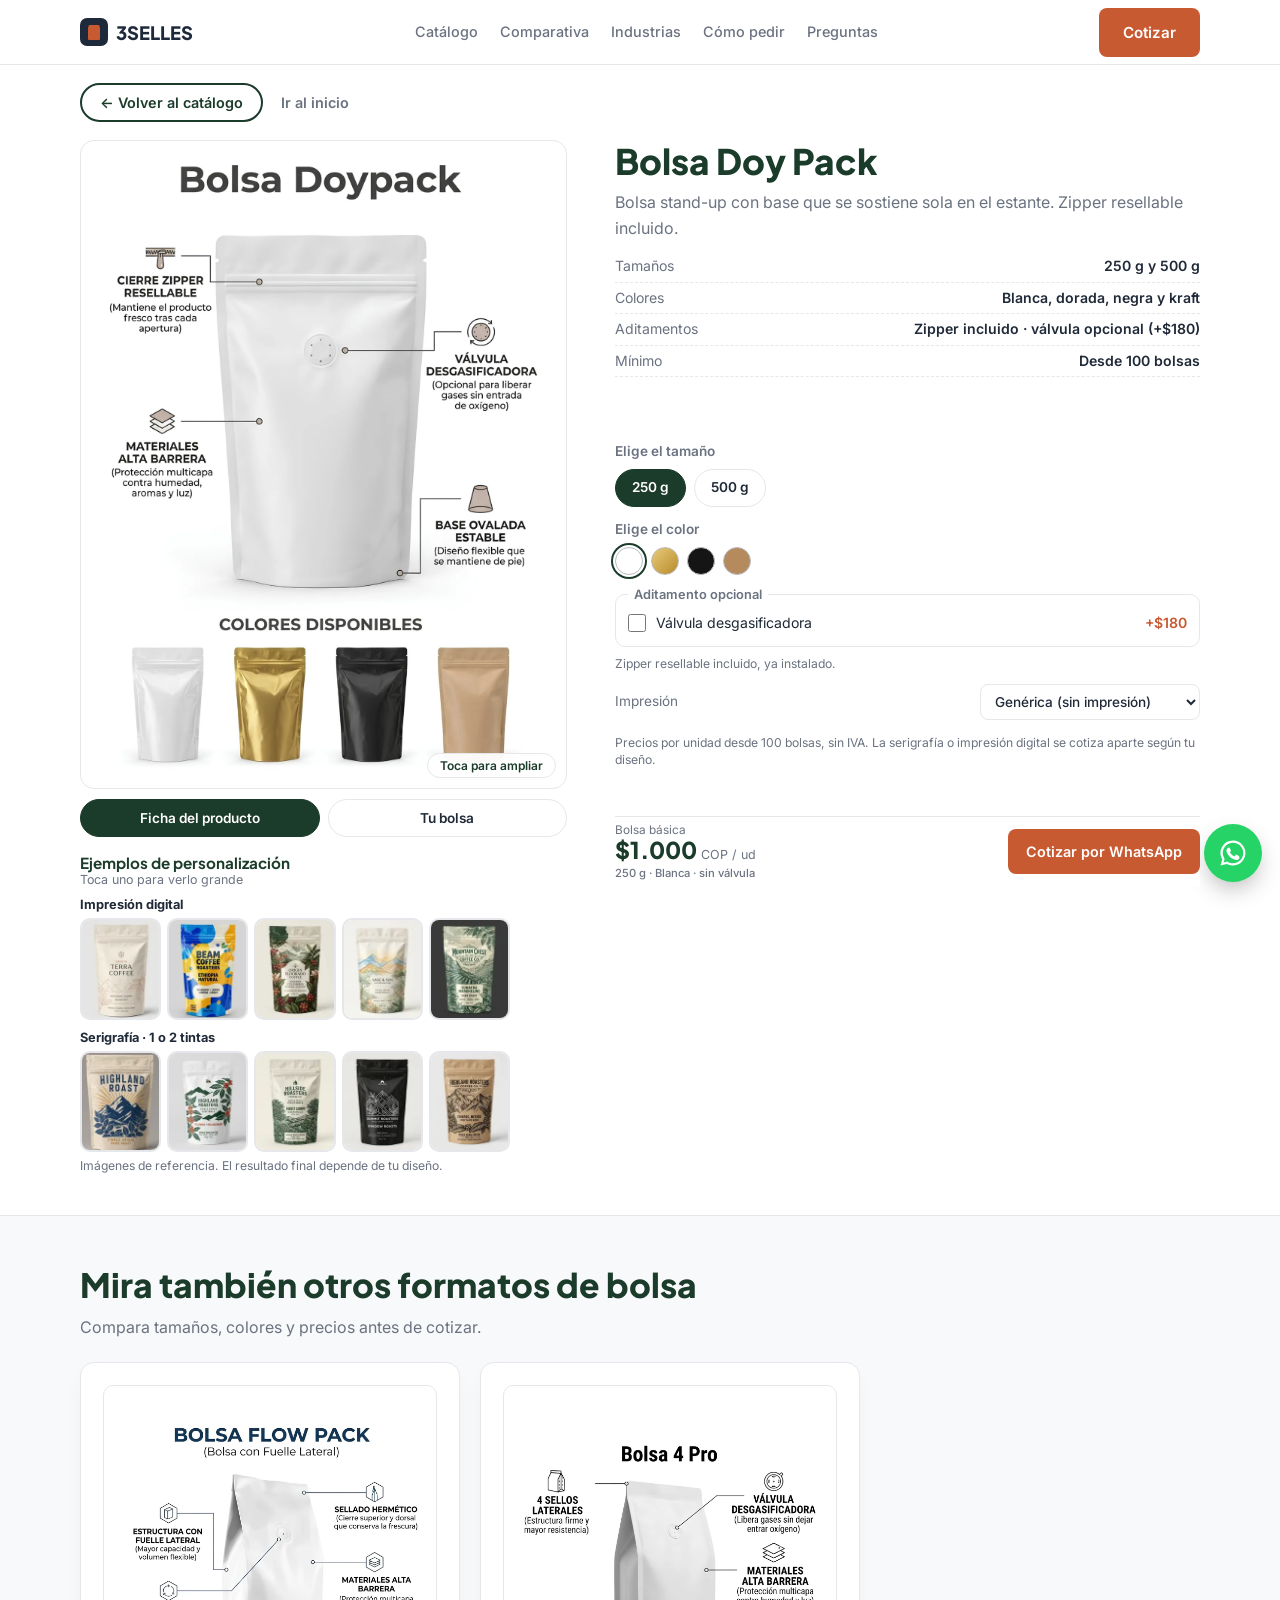
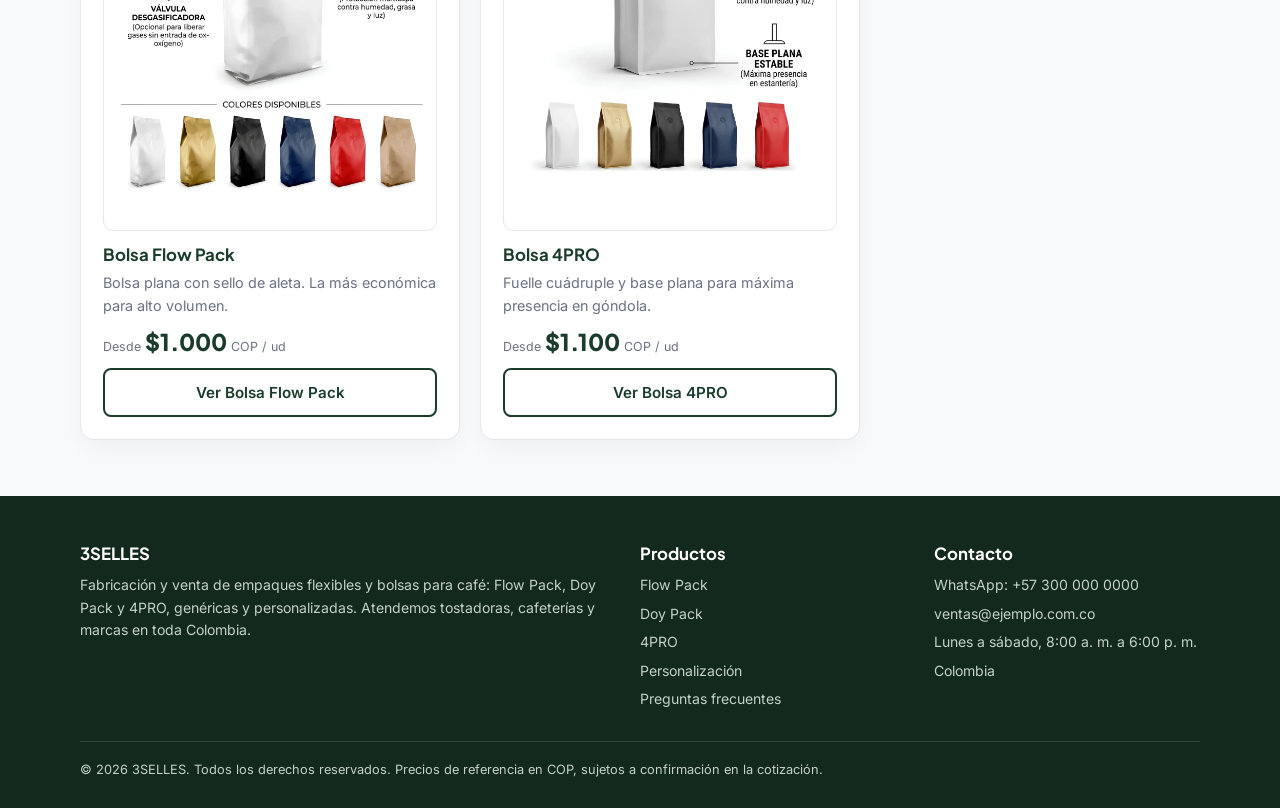
<file: doy-pack.html>
<!DOCTYPE html>
<html lang="es-CO">
<head>
<meta charset="UTF-8">
<meta name="viewport" content="width=device-width, initial-scale=1">
<title>Bolsa Doy Pack para café en 250 y 500 g: colores y precios | 3SELLES</title>
<meta name="description" content="Bolsa Doy Pack para café. Elige tamaño, color y válvula desgasificadora y mira el precio por unidad desde 100 bolsas. Serigrafía e impresión digital bajo cotización. Envíos a toda Colombia.">
<meta name="robots" content="index, follow">
<meta property="og:title" content="Bolsa Doy Pack | 3SELLES">
<meta property="og:description" content="Precios desde $1.000 COP por unidad desde 100 bolsas. Cotiza por WhatsApp.">
<meta property="og:type" content="website">
<meta property="og:site_name" content="3SELLES">
<meta property="og:locale" content="es_CO">
<link rel="preconnect" href="https://fonts.googleapis.com">
<link rel="preconnect" href="https://fonts.gstatic.com" crossorigin>
<link href="https://fonts.googleapis.com/css2?family=Inter:wght@400;500;600&family=Plus+Jakarta+Sans:wght@600;700;800&display=swap" rel="stylesheet">
<link rel="icon" href="favicon.svg" type="image/svg+xml">
<link rel="icon" href="favicon.ico" sizes="48x48">
<link rel="icon" href="icon-192.png" sizes="192x192" type="image/png">
<link rel="apple-touch-icon" href="apple-touch-icon.png">
<meta name="theme-color" content="#1B3B2B">
<link rel="stylesheet" href="estilos.css">
</head>
<body class="pp">
<svg width="0" height="0" style="position:absolute" aria-hidden="true">
<symbol id="bag" viewBox="0 0 60 80"><path d="M8 6h44l3 10v56a4 4 0 0 1-4 4H9a4 4 0 0 1-4-4V16z" fill="currentColor" opacity=".12" stroke="currentColor" stroke-width="2.5" stroke-linejoin="round"/><path d="M5 16h50M12 11h36" stroke="currentColor" stroke-width="2.5"/><circle cx="30" cy="30" r="5" fill="none" stroke="currentColor" stroke-width="2.5"/><path d="M20 50h20M22 58h16" stroke="currentColor" stroke-width="2.5" stroke-linecap="round"/></symbol>
<symbol id="ic" viewBox="0 0 24 24"><circle cx="12" cy="12" r="10" fill="none" stroke="currentColor" stroke-width="2"/><path d="m7.5 12.5 3 3 6-6.5" fill="none" stroke="currentColor" stroke-width="2.2" stroke-linecap="round" stroke-linejoin="round"/></symbol>
</svg>
<header><div class="wrap">
<a class="logo" href="index.html#inicio" aria-label="3SELLES, inicio"><svg viewBox="0 0 28 28" aria-hidden="true"><rect width="28" height="28" rx="7" fill="#1E293B"/><path d="M9 7h10l1 3v11a1 1 0 0 1-1 1H9a1 1 0 0 1-1-1V10z" fill="#C85A32"/></svg>3SELLES</a>
<nav aria-label="Principal"><a href="index.html#catalogo">Catálogo</a><a href="index.html#comparativa">Comparativa</a><a href="index.html#industrias">Industrias</a><a href="index.html#como-pedir">Cómo pedir</a><a href="index.html#faq">Preguntas</a></nav>
<a class="btn btn-a" href="#" data-wa="Hola, quiero cotizar bolsas para café">Cotizar</a>
</div></header>
<main data-prod="doy">
<div class="wrap">
<nav class="crumb" aria-label="Navegación"><a class="back" href="index.html#catalogo">← Volver al catálogo</a><a class="home" href="index.html">Ir al inicio</a></nav>
<article class="pdp" itemscope itemtype="https://schema.org/Product">
<div class="head">
<h1 itemprop="name">Bolsa Doy Pack</h1>
<p class="lead" itemprop="description">Bolsa stand-up con base que se sostiene sola en el estante. Zipper resellable incluido.</p>
<ul class="facts"><li><span>Tamaños</span><span>250 g y 500 g</span></li><li><span>Colores</span><span>Blanca, dorada, negra y kraft</span></li><li><span>Aditamentos</span><span>Zipper incluido · válvula opcional (+$180)</span></li><li><span>Mínimo</span><span>Desde 100 bolsas</span></li></ul>
</div>
<div class="gal">
<button class="zoom" type="button" aria-label="Ampliar imagen de la bolsa">
<div class="thumb"><svg aria-hidden="true" viewBox="0 0 60 80"><use href="#bag"/></svg><img alt="Bolsa Doy Pack" hidden itemprop="image"></div>
<span class="hint" hidden>Toca para ampliar</span>
</button>
</div>
<div class="cfgw">
<div class="cfg"></div>
<small class="note">Precios por unidad desde 100 bolsas, sin IVA. La serigrafía o impresión digital se cotiza aparte según tu diseño.</small>
</div>
<div class="buy" itemprop="offers" itemscope itemtype="https://schema.org/Offer"><meta itemprop="priceCurrency" content="COP"><meta itemprop="price" content="1000"><link itemprop="availability" href="https://schema.org/InStock"><meta itemprop="color" content="Blanca"><meta itemprop="size" content="250 g">
<div class="price"><small class="pl2">Bolsa básica</small> <span class="pr1"><span class="pv">$1.000</span> <small>COP / ud</small></span><span class="stx"></span></div>
<a class="btn btn-a" href="#" data-wa>Cotizar por WhatsApp</a></div>
</article>
</div>
<section class="more">
<div class="wrap">
<h2>Mira también otros formatos de bolsa</h2>
<p class="lead">Compara tamaños, colores y precios antes de cotizar.</p>
<div class="cards two">
<article class="card">
<a class="thumb" href="flow-pack.html" aria-label="Ver Bolsa Flow Pack"><svg aria-hidden="true" viewBox="0 0 60 80"><use href="#bag"/></svg><img src="imag/Flow-Pack-Ficha.webp" alt="Ficha de la bolsa flow pack: características y colores" loading="lazy"></a>
<h3><a href="flow-pack.html">Bolsa Flow Pack</a></h3>
<p>Bolsa plana con sello de aleta. La más económica para alto volumen.</p>
<div class="price"><small>Desde</small> $1.000 <small>COP / ud</small></div>
<a class="btn btn-o" href="flow-pack.html">Ver Bolsa Flow Pack</a>
</article>
<article class="card">
<a class="thumb" href="4pro.html" aria-label="Ver Bolsa 4PRO"><svg aria-hidden="true" viewBox="0 0 60 80"><use href="#bag"/></svg><img src="imag/4PRO-Ficha.webp" alt="Ficha de la bolsa 4pro: características y colores" loading="lazy"></a>
<h3><a href="4pro.html">Bolsa 4PRO</a></h3>
<p>Fuelle cuádruple y base plana para máxima presencia en góndola.</p>
<div class="price"><small>Desde</small> $1.100 <small>COP / ud</small></div>
<a class="btn btn-o" href="4pro.html">Ver Bolsa 4PRO</a>
</article>
</div>
</div>
</section>
</main>
<footer><div class="wrap">
<div class="grid">
<div><h3>3SELLES</h3><p>Fabricación y venta de empaques flexibles y bolsas para café: Flow Pack, Doy Pack y 4PRO, genéricas y personalizadas. Atendemos tostadoras, cafeterías y marcas en toda Colombia.</p></div>
<div><h3>Productos</h3><ul><li><a href="index.html#catalogo">Flow Pack</a></li><li><a href="index.html#catalogo">Doy Pack</a></li><li><a href="index.html#catalogo">4PRO</a></li><li><a href="index.html#personalizacion">Personalización</a></li><li><a href="index.html#faq">Preguntas frecuentes</a></li></ul></div>
<div><h3>Contacto</h3><ul><li><a href="#" data-wa="Hola, quiero información">WhatsApp: +57 300 000 0000</a></li><li><a href="mailto:ventas@ejemplo.com.co">ventas@ejemplo.com.co</a></li><li>Lunes a sábado, 8:00 a. m. a 6:00 p. m.</li><li>Colombia</li></ul></div>
</div>
<p class="copy">© 2026 3SELLES. Todos los derechos reservados. Precios de referencia en COP, sujetos a confirmación en la cotización.</p>
</div></footer>
<a class="wa-float" href="#" data-wa="Hola, quiero cotizar bolsas para café" aria-label="Escríbenos por WhatsApp"><svg viewBox="0 0 24 24" aria-hidden="true"><path fill="currentColor" d="M12 2a10 10 0 0 0-8.6 15.1L2 22l5-1.3A10 10 0 1 0 12 2zm0 18.2c-1.5 0-3-.4-4.2-1.2l-.3-.2-3 .8.8-2.9-.2-.3A8.2 8.2 0 1 1 12 20.2zm4.5-6.1c-.2-.1-1.5-.7-1.7-.8-.2-.1-.4-.1-.6.1l-.8 1c-.1.2-.3.2-.5.1a6.700 6.700 0 0 1-3.300-2.900c-.2-.4.200-.4.700-1.300.1-.1 0-.3 0-.4l-.8-1.800c-.2-.5-.4-.4-.6-.4h-.5c-.2 0-.4.100-.7.300-.2.300-.9.900-.9 2.200s.9 2.500 1 2.700c.1.200 1.800 2.800 4.400 3.900 1.600.7 2.300.8 3.100.7.500-.1 1.500-.6 1.700-1.200.2-.6.200-1.100.2-1.200-.1-.2-.3-.3-.5-.4z"/></svg></a>
<dialog id="zm" aria-label="Imagen ampliada"><button class="x" type="button" aria-label="Cerrar">×</button><img alt=""></dialog>
<script src="app.js" defer></script>
</body>
</html>
</file>
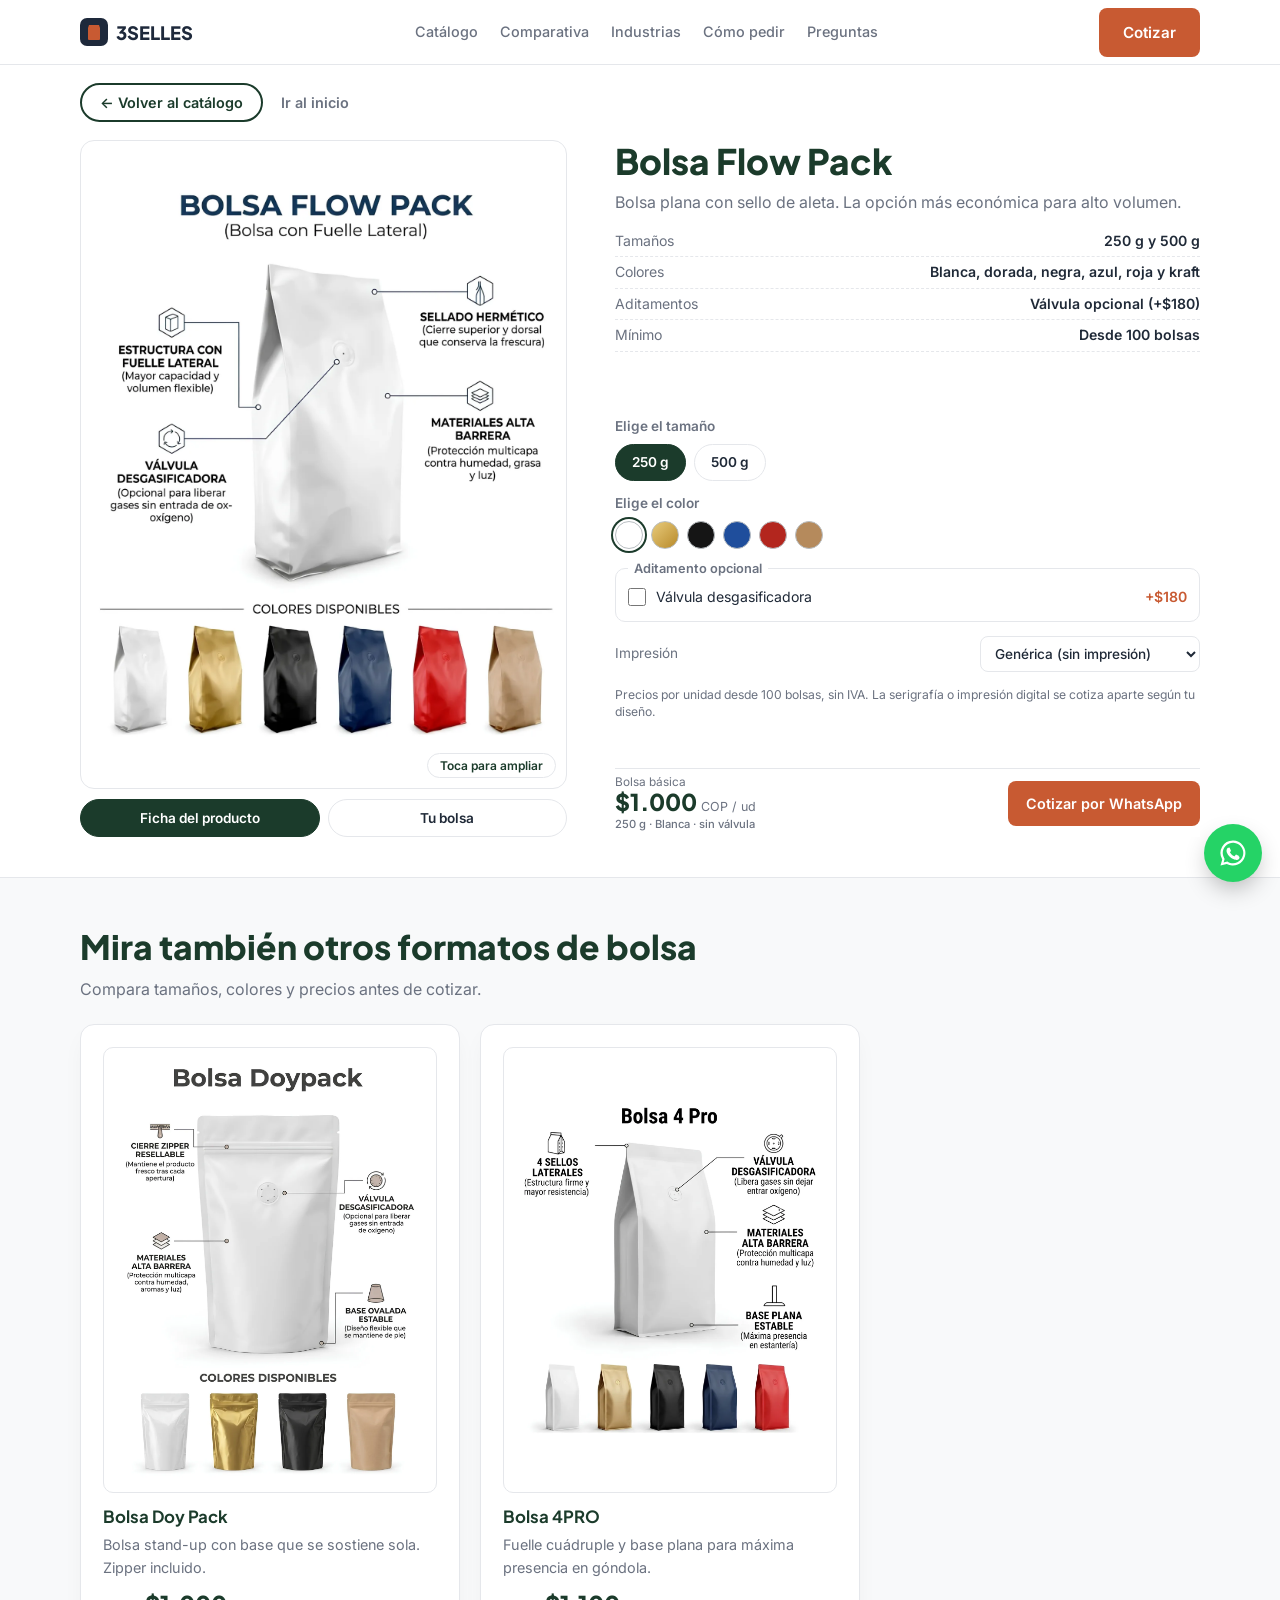
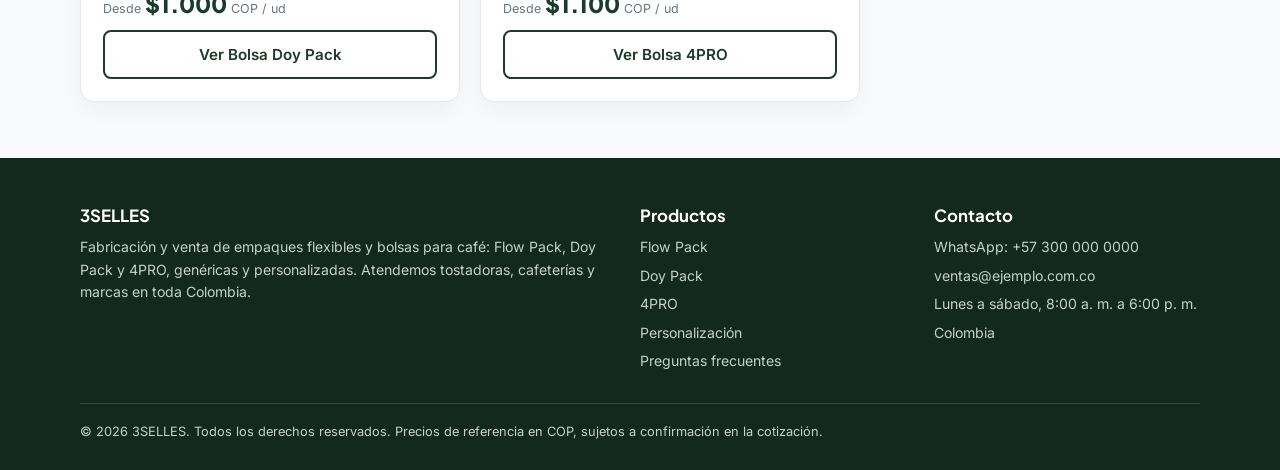
<file: flow-pack.html>
<!DOCTYPE html>
<html lang="es-CO">
<head>
<meta charset="UTF-8">
<meta name="viewport" content="width=device-width, initial-scale=1">
<title>Bolsa Flow Pack para café en 250 y 500 g: colores y precios | 3SELLES</title>
<meta name="description" content="Bolsa Flow Pack para café. Elige tamaño, color y válvula desgasificadora y mira el precio por unidad desde 100 bolsas. Serigrafía e impresión digital bajo cotización. Envíos a toda Colombia.">
<meta name="robots" content="index, follow">
<meta property="og:title" content="Bolsa Flow Pack | 3SELLES">
<meta property="og:description" content="Precios desde $1.000 COP por unidad desde 100 bolsas. Cotiza por WhatsApp.">
<meta property="og:type" content="website">
<meta property="og:site_name" content="3SELLES">
<meta property="og:locale" content="es_CO">
<link rel="preconnect" href="https://fonts.googleapis.com">
<link rel="preconnect" href="https://fonts.gstatic.com" crossorigin>
<link href="https://fonts.googleapis.com/css2?family=Inter:wght@400;500;600&family=Plus+Jakarta+Sans:wght@600;700;800&display=swap" rel="stylesheet">
<link rel="icon" href="favicon.svg" type="image/svg+xml">
<link rel="icon" href="favicon.ico" sizes="48x48">
<link rel="icon" href="icon-192.png" sizes="192x192" type="image/png">
<link rel="apple-touch-icon" href="apple-touch-icon.png">
<meta name="theme-color" content="#1B3B2B">
<link rel="stylesheet" href="estilos.css">
</head>
<body class="pp">
<svg width="0" height="0" style="position:absolute" aria-hidden="true">
<symbol id="bag" viewBox="0 0 60 80"><path d="M8 6h44l3 10v56a4 4 0 0 1-4 4H9a4 4 0 0 1-4-4V16z" fill="currentColor" opacity=".12" stroke="currentColor" stroke-width="2.5" stroke-linejoin="round"/><path d="M5 16h50M12 11h36" stroke="currentColor" stroke-width="2.5"/><circle cx="30" cy="30" r="5" fill="none" stroke="currentColor" stroke-width="2.5"/><path d="M20 50h20M22 58h16" stroke="currentColor" stroke-width="2.5" stroke-linecap="round"/></symbol>
<symbol id="ic" viewBox="0 0 24 24"><circle cx="12" cy="12" r="10" fill="none" stroke="currentColor" stroke-width="2"/><path d="m7.5 12.5 3 3 6-6.5" fill="none" stroke="currentColor" stroke-width="2.2" stroke-linecap="round" stroke-linejoin="round"/></symbol>
</svg>
<header><div class="wrap">
<a class="logo" href="index.html#inicio" aria-label="3SELLES, inicio"><svg viewBox="0 0 28 28" aria-hidden="true"><rect width="28" height="28" rx="7" fill="#1E293B"/><path d="M9 7h10l1 3v11a1 1 0 0 1-1 1H9a1 1 0 0 1-1-1V10z" fill="#C85A32"/></svg>3SELLES</a>
<nav aria-label="Principal"><a href="index.html#catalogo">Catálogo</a><a href="index.html#comparativa">Comparativa</a><a href="index.html#industrias">Industrias</a><a href="index.html#como-pedir">Cómo pedir</a><a href="index.html#faq">Preguntas</a></nav>
<a class="btn btn-a" href="#" data-wa="Hola, quiero cotizar bolsas para café">Cotizar</a>
</div></header>
<main data-prod="flow">
<div class="wrap">
<nav class="crumb" aria-label="Navegación"><a class="back" href="index.html#catalogo">← Volver al catálogo</a><a class="home" href="index.html">Ir al inicio</a></nav>
<article class="pdp" itemscope itemtype="https://schema.org/Product">
<div class="head">
<h1 itemprop="name">Bolsa Flow Pack</h1>
<p class="lead" itemprop="description">Bolsa plana con sello de aleta. La opción más económica para alto volumen.</p>
<ul class="facts"><li><span>Tamaños</span><span>250 g y 500 g</span></li><li><span>Colores</span><span>Blanca, dorada, negra, azul, roja y kraft</span></li><li><span>Aditamentos</span><span>Válvula opcional (+$180)</span></li><li><span>Mínimo</span><span>Desde 100 bolsas</span></li></ul>
</div>
<div class="gal">
<button class="zoom" type="button" aria-label="Ampliar imagen de la bolsa">
<div class="thumb"><svg aria-hidden="true" viewBox="0 0 60 80"><use href="#bag"/></svg><img alt="Bolsa Flow Pack" hidden itemprop="image"></div>
<span class="hint" hidden>Toca para ampliar</span>
</button>
</div>
<div class="cfgw">
<div class="cfg"></div>
<small class="note">Precios por unidad desde 100 bolsas, sin IVA. La serigrafía o impresión digital se cotiza aparte según tu diseño.</small>
</div>
<div class="buy" itemprop="offers" itemscope itemtype="https://schema.org/Offer"><meta itemprop="priceCurrency" content="COP"><meta itemprop="price" content="1000"><link itemprop="availability" href="https://schema.org/InStock"><meta itemprop="color" content="Blanca"><meta itemprop="size" content="250 g">
<div class="price"><small class="pl2">Bolsa básica</small> <span class="pr1"><span class="pv">$1.000</span> <small>COP / ud</small></span><span class="stx"></span></div>
<a class="btn btn-a" href="#" data-wa>Cotizar por WhatsApp</a></div>
</article>
</div>
<section class="more">
<div class="wrap">
<h2>Mira también otros formatos de bolsa</h2>
<p class="lead">Compara tamaños, colores y precios antes de cotizar.</p>
<div class="cards two">
<article class="card">
<a class="thumb" href="doy-pack.html" aria-label="Ver Bolsa Doy Pack"><svg aria-hidden="true" viewBox="0 0 60 80"><use href="#bag"/></svg><img src="imag/Doy-Pack-Ficha.webp" alt="Ficha de la bolsa doy pack: características y colores" loading="lazy"></a>
<h3><a href="doy-pack.html">Bolsa Doy Pack</a></h3>
<p>Bolsa stand-up con base que se sostiene sola. Zipper incluido.</p>
<div class="price"><small>Desde</small> $1.000 <small>COP / ud</small></div>
<a class="btn btn-o" href="doy-pack.html">Ver Bolsa Doy Pack</a>
</article>
<article class="card">
<a class="thumb" href="4pro.html" aria-label="Ver Bolsa 4PRO"><svg aria-hidden="true" viewBox="0 0 60 80"><use href="#bag"/></svg><img src="imag/4PRO-Ficha.webp" alt="Ficha de la bolsa 4pro: características y colores" loading="lazy"></a>
<h3><a href="4pro.html">Bolsa 4PRO</a></h3>
<p>Fuelle cuádruple y base plana para máxima presencia en góndola.</p>
<div class="price"><small>Desde</small> $1.100 <small>COP / ud</small></div>
<a class="btn btn-o" href="4pro.html">Ver Bolsa 4PRO</a>
</article>
</div>
</div>
</section>
</main>
<footer><div class="wrap">
<div class="grid">
<div><h3>3SELLES</h3><p>Fabricación y venta de empaques flexibles y bolsas para café: Flow Pack, Doy Pack y 4PRO, genéricas y personalizadas. Atendemos tostadoras, cafeterías y marcas en toda Colombia.</p></div>
<div><h3>Productos</h3><ul><li><a href="index.html#catalogo">Flow Pack</a></li><li><a href="index.html#catalogo">Doy Pack</a></li><li><a href="index.html#catalogo">4PRO</a></li><li><a href="index.html#personalizacion">Personalización</a></li><li><a href="index.html#faq">Preguntas frecuentes</a></li></ul></div>
<div><h3>Contacto</h3><ul><li><a href="#" data-wa="Hola, quiero información">WhatsApp: +57 300 000 0000</a></li><li><a href="mailto:ventas@ejemplo.com.co">ventas@ejemplo.com.co</a></li><li>Lunes a sábado, 8:00 a. m. a 6:00 p. m.</li><li>Colombia</li></ul></div>
</div>
<p class="copy">© 2026 3SELLES. Todos los derechos reservados. Precios de referencia en COP, sujetos a confirmación en la cotización.</p>
</div></footer>
<a class="wa-float" href="#" data-wa="Hola, quiero cotizar bolsas para café" aria-label="Escríbenos por WhatsApp"><svg viewBox="0 0 24 24" aria-hidden="true"><path fill="currentColor" d="M12 2a10 10 0 0 0-8.6 15.1L2 22l5-1.3A10 10 0 1 0 12 2zm0 18.2c-1.5 0-3-.4-4.2-1.2l-.3-.2-3 .8.8-2.9-.2-.3A8.2 8.2 0 1 1 12 20.2zm4.5-6.1c-.2-.1-1.5-.7-1.7-.8-.2-.1-.4-.1-.6.1l-.8 1c-.1.2-.3.2-.5.1a6.700 6.700 0 0 1-3.300-2.900c-.2-.4.200-.4.700-1.300.1-.1 0-.3 0-.4l-.8-1.800c-.2-.5-.4-.4-.6-.4h-.5c-.2 0-.4.100-.7.300-.2.300-.9.900-.9 2.200s.9 2.500 1 2.700c.1.200 1.800 2.800 4.400 3.900 1.600.7 2.300.8 3.100.7.500-.1 1.500-.6 1.700-1.200.2-.6.200-1.100.2-1.200-.1-.2-.3-.3-.5-.4z"/></svg></a>
<dialog id="zm" aria-label="Imagen ampliada"><button class="x" type="button" aria-label="Cerrar">×</button><img alt=""></dialog>
<script src="app.js" defer></script>
</body>
</html>
</file>
<file: estilos.css>
:root{--g:#1B3B2B;--gd:#14291e;--a:#C85A32;--ad:#a94a27;--nv:#1E293B;--bg:#F8F9FA;--t:#1F2937;--m:#6B7280;--l:#E5E7EB}
*{box-sizing:border-box;margin:0;padding:0}
html{scroll-behavior:smooth}
body{font-family:Inter,system-ui,sans-serif;color:var(--t);background:#fff;line-height:1.6}
h1,h2,h3{font-family:'Plus Jakarta Sans',sans-serif;line-height:1.2;color:var(--g)}
h1{font-size:clamp(2rem,5vw,3.4rem);font-weight:800}
h2{font-size:clamp(1.5rem,3.2vw,2.1rem);font-weight:800;max-width:24em}
h3{font-size:1.05rem}
a{color:inherit}
.wrap{max-width:1160px;margin:0 auto;padding:0 20px}
section{padding:72px 0}
.alt{background:var(--bg)}
.lead{color:var(--m);max-width:62ch;margin:10px 0 28px}
.lead strong{color:var(--t)}
:focus-visible{outline:3px solid var(--a);outline-offset:2px}
.btn{display:inline-flex;align-items:center;justify-content:center;gap:8px;padding:13px 22px;border-radius:8px;text-decoration:none;border:2px solid transparent;cursor:pointer;font:600 .95rem Inter,sans-serif;transition:all .3s ease}
.btn-a{background:var(--a);color:#fff}.btn-a:hover{background:var(--ad);transform:translateY(-2px)}
.btn-o{border-color:var(--g);color:var(--g);background:transparent}.btn-o:hover{background:var(--g);color:#fff}
header{position:sticky;top:0;z-index:20;background:rgba(255,255,255,.95);backdrop-filter:blur(8px);border-bottom:1px solid var(--l)}
header .wrap{display:flex;justify-content:space-between;align-items:center;height:64px}
.logo{font:800 1.15rem 'Plus Jakarta Sans',sans-serif;color:var(--nv);text-decoration:none;display:flex;align-items:center;gap:8px}
.logo svg{width:28px;height:28px}
nav{display:flex;gap:22px;font-size:.9rem;font-weight:500}
nav a{text-decoration:none;color:var(--m);transition:all .3s ease}nav a:hover{color:var(--a)}
.hero{background:var(--g);color:#fff;padding:80px 0}
.hero h1{color:#fff}
.hero .grid{display:grid;gap:40px;align-items:center}
.hero p{color:#d6e2db;max-width:56ch;margin:18px 0 28px;font-size:1.08rem}
.btns{display:flex;gap:12px;flex-wrap:wrap}
.hero .btn-o{border-color:#fff;color:#fff}.hero .btn-o:hover{background:#fff;color:var(--g)}
.hero-img{aspect-ratio:4/3;border-radius:16px;background:#244d39 center/cover;overflow:hidden}
.trust{background:#fff;border-bottom:1px solid var(--l);padding:22px 0}
.trust ul{list-style:none;display:grid;grid-template-columns:repeat(2,1fr);gap:14px}
.trust li{display:flex;gap:10px;align-items:center;font-size:.88rem;font-weight:500}
.trust svg{width:26px;height:26px;color:var(--a);flex:none}
.cards{display:grid;gap:20px;grid-template-columns:1fr}
.card{background:#fff;border:1px solid var(--l);border-radius:14px;padding:22px;display:flex;flex-direction:column;box-shadow:0 10px 25px -5px rgba(0,0,0,.05);transition:all .3s ease}
.card:hover{transform:translateY(-4px);box-shadow:0 18px 32px -8px rgba(27,59,43,.18)}
.card p{font-size:.9rem;color:var(--m);margin:6px 0 10px}
.card ul{list-style:none;font-size:.85rem;display:grid;gap:4px;margin-bottom:14px}
.card li{display:flex;justify-content:space-between;gap:10px;border-bottom:1px dashed var(--l);padding-bottom:4px}
.card li span:first-child{color:var(--m)}.card li span:last-child{font-weight:600;text-align:right}
.price{font:800 1.45rem 'Plus Jakarta Sans',sans-serif;color:var(--g)}
.price small{font:400 .78rem Inter,sans-serif;color:var(--m)}
.card [itemprop=offers]{margin-top:auto}
.card .btn{margin-top:12px}
.note{display:block;font-size:.76rem;color:var(--m);margin-top:6px;line-height:1.4}
.fld{margin-bottom:12px;font-size:.85rem}
.fld>b{display:block;color:var(--m);font-weight:600;margin-bottom:6px}
.pills,.cols{display:flex;gap:8px;flex-wrap:wrap}
.pills label,.cols label{position:relative;cursor:pointer}
.pills input,.cols input{position:absolute;opacity:0;width:0;height:0}
.pills span{display:block;padding:7px 16px;border:1px solid var(--l);border-radius:99px;font-weight:600;font-size:.85rem;transition:all .3s ease}
.pills label:hover span{border-color:var(--g)}
.pills input:checked+span{background:var(--g);color:#fff;border-color:var(--g)}
.cols span{display:block;width:28px;height:28px;border-radius:50%;border:1px solid #b9bec2;transition:all .3s ease}
.cols label:hover span{transform:scale(1.1)}
.cols input:checked+span{box-shadow:0 0 0 2px #fff,0 0 0 4px var(--g)}
.pills input:focus-visible+span,.cols input:focus-visible+span{outline:3px solid var(--a);outline-offset:3px}
.adds{border:1px solid var(--l);border-radius:10px;padding:10px 12px 12px;margin-bottom:14px;display:grid;gap:9px}
.adds legend{font:600 .8rem Inter,sans-serif;color:var(--m);padding:0 6px}
.adds label{display:flex;align-items:center;gap:10px;font-size:.88rem;cursor:pointer}
.adds input{width:18px;height:18px;accent-color:var(--a);flex:none}
.adds em{margin-left:auto;font-style:normal;font-weight:600;color:var(--a)}
.sel{display:flex;align-items:center;justify-content:space-between;gap:10px;font-size:.85rem;color:var(--m);margin-bottom:14px}
.sel select{font:500 .85rem Inter,sans-serif;padding:8px 10px;border:1px solid var(--l);border-radius:8px;background:#fff;color:var(--t);max-width:62%}
.tw{overflow-x:auto;border:1px solid var(--l);border-radius:12px;background:#fff}
table{width:100%;border-collapse:collapse;min-width:680px;font-size:.9rem}
th,td{padding:14px 16px;text-align:left;border-bottom:1px solid var(--l);vertical-align:top}
th{background:var(--g);color:#fff;font:700 .9rem 'Plus Jakarta Sans',sans-serif}
tbody th{background:var(--bg);color:var(--g)}
tr:last-child td,tr:last-child th{border-bottom:0}
.opts{display:grid;gap:16px;grid-template-columns:1fr}
.opt{background:#fff;border:1px solid var(--l);border-radius:12px;padding:18px;transition:all .3s ease}
.opt:hover{border-color:var(--a)}
.opt p{font-size:.88rem;color:var(--m)}
.dk{background:var(--gd);color:#fff}
.dk h2{color:#fff}.dk .lead{color:#c9d1cd}.dk .lead strong{color:#fff}
.ind{display:grid;grid-template-columns:repeat(2,1fr);gap:18px;max-width:920px;margin-top:8px}
.ind figure{margin:0}
.ind .box{aspect-ratio:1;border:2px dashed rgba(255,255,255,.28);border-radius:14px;background:rgba(255,255,255,.07);display:flex;flex-direction:column;align-items:center;justify-content:center;gap:8px;color:rgba(255,255,255,.4);font-size:.76rem;text-align:center;padding:10px;overflow:hidden;transition:all .3s ease}
.ind .box:hover{border-color:var(--a);transform:translateY(-3px)}
.ind .box svg{height:46px;width:auto}
.ind .box img{width:100%;height:100%;object-fit:cover;display:block;border-radius:10px}
.ind figcaption{margin-top:10px;text-align:center;font:600 .95rem 'Plus Jakarta Sans',sans-serif;color:#fff}
@media(min-width:760px){.ind{grid-template-columns:repeat(4,1fr)}}
.steps{list-style:none;display:grid;gap:16px;counter-reset:s;margin-bottom:28px}
.steps li{background:#fff;border:1px solid var(--l);border-radius:12px;padding:22px;transition:all .3s ease}
.steps li:hover{border-color:var(--a);transform:translateY(-3px)}
.steps li::before{counter-increment:s;content:counter(s);display:grid;place-items:center;width:36px;height:36px;border-radius:50%;background:var(--g);color:#fff;font:800 1rem 'Plus Jakarta Sans',sans-serif;margin-bottom:12px}
.steps p{font-size:.9rem;color:var(--m);margin-top:4px}
#como-pedir .btn{margin:0 10px 10px 0}
.faq details{background:#fff;border:1px solid var(--l);border-radius:10px;margin-bottom:10px}
.faq summary{list-style:none;cursor:pointer;padding:16px 20px;font:700 1rem 'Plus Jakarta Sans',sans-serif;color:var(--g);display:flex;justify-content:space-between;gap:16px;align-items:center}
.faq summary::-webkit-details-marker{display:none}
.faq summary::after{content:"+";font-size:1.4rem;color:var(--a);transition:transform .3s ease}
.faq details[open] summary::after{transform:rotate(45deg)}
.ans{padding:0 20px 18px;color:var(--m);font-size:.94rem}
.ans p:first-child{color:var(--t);font-weight:500;margin-bottom:6px}
.cta{background:var(--g);color:#fff;text-align:center}
.cta h2{color:#fff;margin:0 auto}.cta p{color:#d6e2db;margin:12px auto 26px;max-width:52ch}
footer{background:var(--gd);color:#c3d1c9;padding:48px 0 28px;font-size:.88rem}
footer .grid{display:grid;gap:28px;grid-template-columns:1fr}
footer h3{color:#fff;margin-bottom:10px}
footer a{text-decoration:none}footer a:hover{color:#fff}
footer ul{list-style:none;display:grid;gap:6px}
.copy{border-top:1px solid #2c4a3a;margin-top:30px;padding-top:18px;font-size:.8rem}
.wa-float{position:fixed;right:18px;bottom:18px;z-index:30;width:58px;height:58px;border-radius:50%;background:#25D366;color:#fff;display:grid;place-items:center;box-shadow:0 10px 25px -5px rgba(0,0,0,.3);transition:all .3s ease}
.wa-float:hover{transform:scale(1.08)}.wa-float svg{width:30px;height:30px}
@media(min-width:640px){.cards,.opts{grid-template-columns:repeat(2,1fr)}.trust ul{grid-template-columns:repeat(4,1fr)}footer .grid{grid-template-columns:2fr 1fr 1fr}}
@media(min-width:760px){.steps{grid-template-columns:repeat(3,1fr)}}
@media(min-width:960px){.hero .grid{grid-template-columns:1.1fr .9fr}.cards,.opts{grid-template-columns:repeat(3,1fr)}}
@media(max-width:700px){nav{display:none}}
@media(prefers-reduced-motion:reduce){*{transition:none!important;scroll-behavior:auto!important}}
/* miniaturas y producto */
.thumb{position:relative;height:190px;border-radius:10px;overflow:hidden;background:var(--bg);display:grid;place-items:center;color:#8d96a0;margin-bottom:14px}
a.thumb{text-decoration:none}
.thumb svg{height:96px;width:auto;transition:color .3s ease}
.thumb img{position:absolute;inset:0;width:100%;height:100%;object-fit:contain;padding:12px;display:block}
.thumb img[hidden]{display:none}
.card h3 a{text-decoration:none}.card h3 a:hover{color:var(--a)}
.card .btn{margin-top:12px}
.crumb{font-size:.85rem;color:var(--m);padding:18px 0 0}
.crumb a{text-decoration:none}.crumb a:hover{color:var(--a)}
.pdp{display:grid;gap:22px;padding:18px 0 40px}
.pdp h1{font-size:clamp(1.6rem,4vw,2.2rem)}
.pdp .lead{margin:8px 0 14px}
.zoom{position:relative;display:block;width:100%;padding:0;border:1px solid var(--l);border-radius:14px;background:var(--bg);cursor:zoom-in;overflow:hidden}
.pdp .thumb{height:250px;margin:0;border-radius:14px;background:transparent}
.hint{position:absolute;right:10px;bottom:10px;z-index:2;background:rgba(255,255,255,.94);border:1px solid var(--l);border-radius:99px;padding:4px 12px;font:600 .75rem Inter,sans-serif;color:var(--g)}
.facts{list-style:none;font-size:.88rem;display:grid;gap:4px;margin-bottom:16px}
.facts li{display:flex;justify-content:space-between;gap:12px;border-bottom:1px dashed var(--l);padding-bottom:4px}
.facts li span:first-child{color:var(--m)}.facts li span:last-child{font-weight:600;text-align:right}
.buy{position:sticky;bottom:0;z-index:5;display:flex;gap:14px;align-items:center;justify-content:space-between;background:#fff;border-top:1px solid var(--l);padding:12px 0;margin-top:6px}
.buy .btn{flex:none;padding:12px 18px}
.buy .price{font-size:1.3rem;line-height:1.2}
.stx{display:block;font:500 .74rem Inter,sans-serif;color:var(--m);margin-top:2px}
.others{font-size:.9rem;color:var(--m);padding-bottom:48px}
.others a{color:var(--g);font-weight:600}
dialog{border:0;padding:0;background:transparent;max-width:min(92vw,720px);max-height:92vh;overflow:visible;margin:auto}
dialog::backdrop{background:rgba(10,20,15,.78)}
dialog img{display:block;max-width:100%;max-height:88vh;margin:auto;background:#fff;border-radius:14px;padding:16px;cursor:zoom-out}
dialog .x{position:absolute;top:-12px;right:-12px;width:38px;height:38px;border-radius:50%;border:0;background:var(--a);color:#fff;font-size:1.4rem;line-height:1;cursor:pointer}
@media(min-width:860px){.pdp{grid-template-columns:minmax(0,5fr) minmax(0,6fr);gap:48px;align-items:start}.pdp .thumb{height:540px}.buy{position:static;border-top:0;padding:6px 0}}
@media(max-width:700px){.pp .wa-float{display:none}}
.ind .box.has{border:0;padding:0;background:#e8eaec}
.ind .box.has img{border-radius:0}
/* producto v3: foto entre los datos y las opciones, barra de compra siempre visible */
.pdp{grid-template-areas:"head" "gal" "cfgw" "buy"}
.pdp .head{grid-area:head}.pdp .gal{grid-area:gal}.pdp .cfgw{grid-area:cfgw}.pdp .buy{grid-area:buy}
.pdp .thumb{height:240px}
.buy{position:fixed;left:0;right:0;bottom:0;z-index:40;margin:0;padding:10px 20px calc(10px + env(safe-area-inset-bottom,0px));box-shadow:0 -6px 18px -8px rgba(0,0,0,.18)}
.buy .price{display:flex;flex-direction:column;line-height:1.15}
.buy .pl2{display:block;font-size:.74rem}
.buy .pv{font-size:1.45rem}
.buy .btn{padding:12px 16px;font-size:.9rem}
.buy .stx{font-size:.7rem}
.pp main{padding-bottom:84px}
@media(min-width:860px){
.pdp{grid-template-columns:minmax(0,5fr) minmax(0,6fr);grid-template-areas:"gal head" "gal cfgw" "gal buy";grid-template-rows:auto auto 1fr;align-items:start}
.pdp .gal{position:sticky;top:84px}
.pdp .thumb{height:540px}
.buy{position:static;box-shadow:none;padding:6px 0;border-top:1px solid var(--l)}
.pp main{padding-bottom:0}
}
/* navegación de producto y otros formatos */
.crumb{display:flex;flex-wrap:wrap;align-items:center;gap:10px 18px}
.back{display:inline-flex;align-items:center;gap:6px;padding:9px 18px;border:2px solid var(--g);border-radius:99px;color:var(--g);font:600 .9rem Inter,sans-serif;text-decoration:none;transition:all .3s ease}
.back:hover{background:var(--g);color:#fff}
.crumb .home{font-weight:600;font-size:.9rem;color:var(--m)}
.more{background:var(--bg);padding:48px 0 56px;border-top:1px solid var(--l)}
.more h2{max-width:none}
.more .lead{margin-bottom:22px}
.cards.two{grid-template-columns:1fr;max-width:780px}
@media(min-width:640px){.cards.two{grid-template-columns:repeat(2,1fr)}}
/* ejemplos de personalización */
.exs{margin-top:14px}
.exr{display:flex;flex-wrap:wrap;align-items:center;gap:8px 10px;margin-bottom:10px}
.exl{font:700 .85rem 'Plus Jakarta Sans',sans-serif;color:var(--g)}
.tabs{display:flex;gap:8px;flex-wrap:wrap}
.tabs button{padding:7px 14px;border:1px solid var(--l);border-radius:99px;background:#fff;font:600 .82rem Inter,sans-serif;color:var(--t);cursor:pointer;transition:all .3s ease}
.tabs button:hover{border-color:var(--g)}
.tabs button[aria-selected=true]{background:var(--g);border-color:var(--g);color:#fff}
.plain{margin-left:auto;padding:7px 14px;border:1px solid var(--a);border-radius:99px;background:#fff;color:var(--a);font:600 .82rem Inter,sans-serif;cursor:pointer;transition:all .3s ease}
.plain:hover{background:var(--a);color:#fff}
.plain[hidden]{display:none}
.thumbs{display:flex;gap:8px;overflow-x:auto;padding:2px 2px 6px}
.tb{flex:none;width:64px;height:80px;padding:0;border:2px solid var(--l);border-radius:10px;overflow:hidden;background:var(--bg);cursor:pointer;transition:all .3s ease}
.tb:hover{border-color:var(--a)}
.tb[aria-pressed=true]{border-color:var(--a);box-shadow:0 0 0 2px rgba(200,90,50,.25)}
.tb img{width:100%;height:100%;object-fit:cover;display:block}
.exn{font-size:.76rem;color:var(--m);margin-top:4px}
.extag{position:absolute;left:10px;top:10px;z-index:2;max-width:calc(100% - 20px);text-align:left;background:var(--g);color:#fff;border-radius:10px;padding:5px 12px;font:600 .76rem Inter,sans-serif}
.extag[hidden]{display:none}
.zoom.big .thumb{height:380px}
@media(min-width:860px){.zoom.big .thumb{height:540px}}
/* galería v4: ficha + tu bolsa + ejemplos siempre visibles */
.pdp .thumb{height:auto;aspect-ratio:3/4}
.zoom.info{background:#fff}
.vw{display:flex;gap:8px;margin-top:10px}
.vw button{flex:1;padding:10px 12px;border:1px solid var(--l);border-radius:99px;background:#fff;color:var(--t);font:600 .85rem Inter,sans-serif;cursor:pointer;transition:all .3s ease}
.vw button:hover{border-color:var(--g)}
.vw button[aria-pressed=true]{background:var(--g);border-color:var(--g);color:#fff}
.vw button[hidden]{display:none}
.exs{margin-top:16px}
.exh{font:700 .95rem 'Plus Jakarta Sans',sans-serif;color:var(--g);margin-bottom:2px}
.exh span{display:block;font:400 .78rem Inter,sans-serif;color:var(--m)}
.exg{margin-top:10px}
.exk{font:700 .8rem Inter,sans-serif;color:var(--t);margin-bottom:6px}
.thumbs{display:grid;grid-template-columns:repeat(5,minmax(0,1fr));gap:6px;max-width:430px;overflow:visible;padding:0}
.tb{width:auto;height:auto;aspect-ratio:4/5;flex:none}
@media(min-width:860px){.pdp .gal{position:static}}
@media(min-width:860px) and (min-height:940px){.pdp .gal{position:sticky}}
/* visor de ejemplos y tarjetas con ficha */
dialog .x{top:8px;right:8px;z-index:3}
dialog.viewer{max-width:min(96vw,640px)}
dialog.viewer img{padding:0;background:#fff;cursor:default;max-height:72vh;border-radius:12px}
.cap{color:#fff;text-align:center;font:600 .9rem Inter,sans-serif;margin-top:10px}
.cap[hidden]{display:none}
.nv{position:absolute;top:36%;z-index:3;width:44px;height:44px;border:0;border-radius:50%;background:rgba(20,30,25,.62);color:#fff;font-size:1.7rem;line-height:1;cursor:pointer;display:grid;place-items:center;transition:all .3s ease}
.nv:hover{background:var(--a)}
.nv.prev{left:8px}.nv.next{right:8px}
.nv[hidden]{display:none}
.card .thumb{height:auto;aspect-ratio:3/4;background:#fff;border:1px solid var(--l)}
</file>
